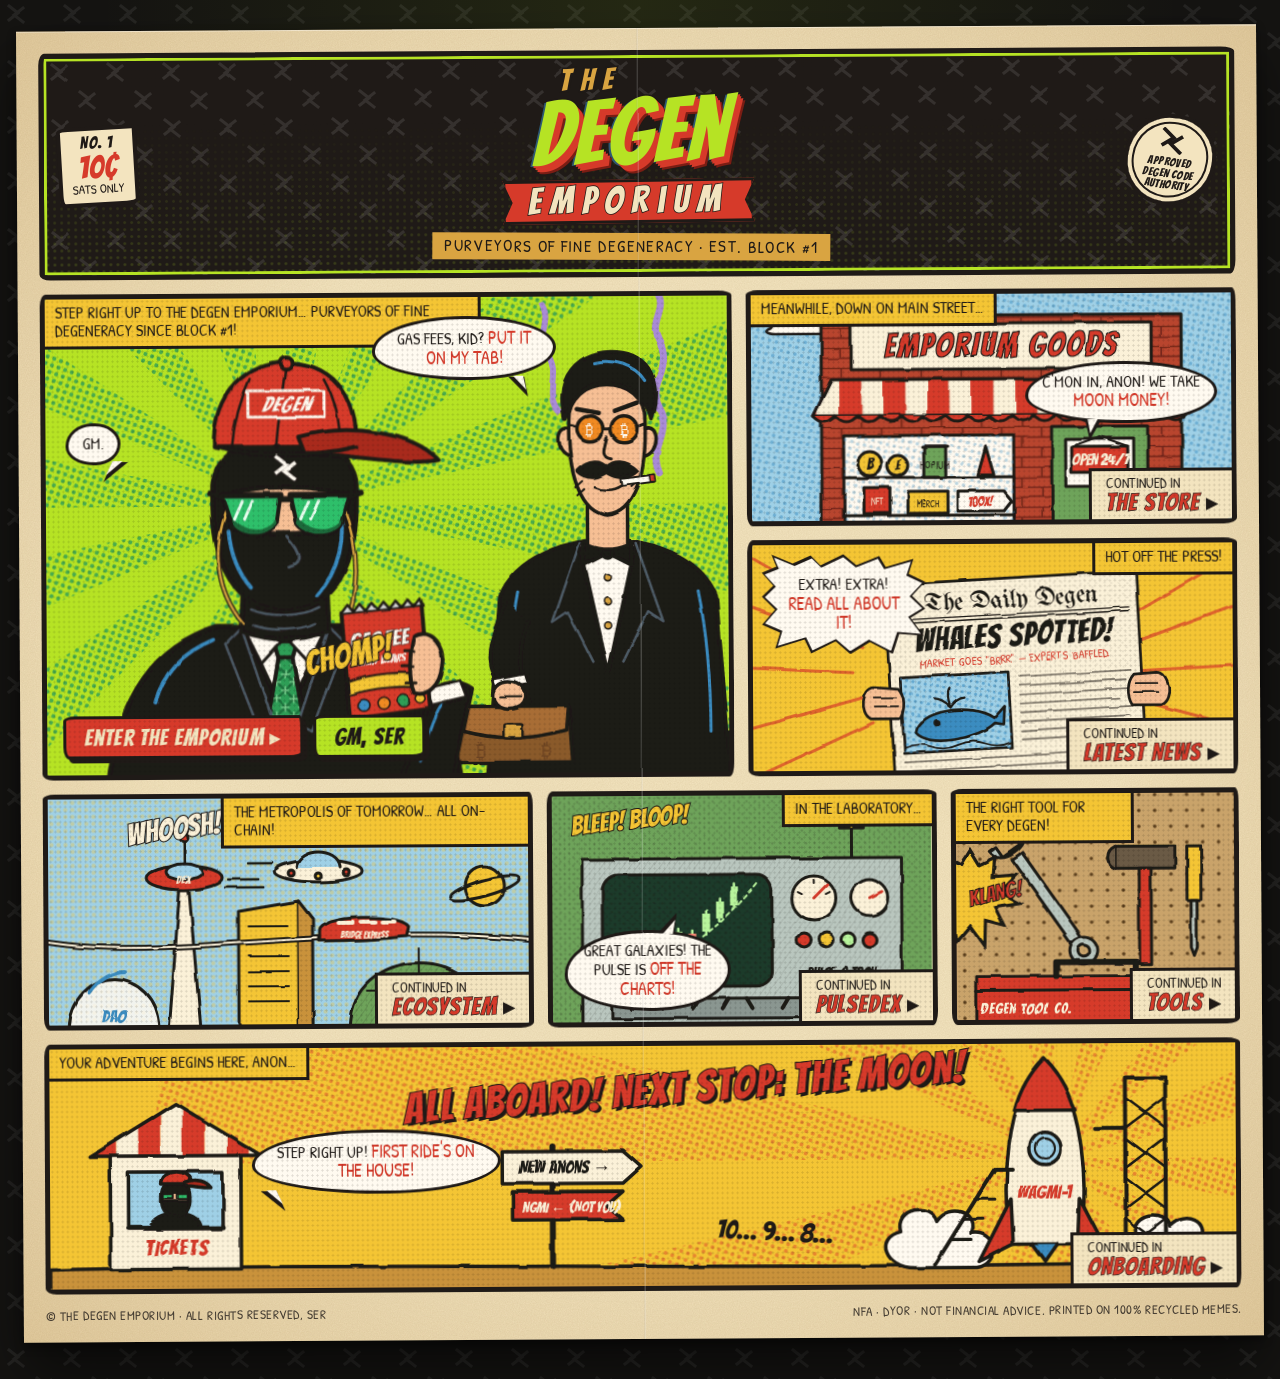
<file: site/index.html>
<!doctype html>
<html lang="en">
<head>
  <meta charset="utf-8">
  <meta name="viewport" content="width=device-width, initial-scale=1">
  <title>The Degen Emporium</title>
  <meta name="description" content="Purveyors of fine degeneracy. Store, latest news, the ecosystem, PulseDex, tools and onboarding — all in one comic book.">
  <link rel="preconnect" href="https://fonts.googleapis.com">
  <link rel="preconnect" href="https://fonts.gstatic.com" crossorigin>
  <link href="https://fonts.googleapis.com/css2?family=Bangers&family=Patrick+Hand&family=UnifrakturMaguntia&display=swap" rel="stylesheet">
  <link rel="stylesheet" href="css/comic.css">
</head>
<body>

<!-- Shared ink, halftone and hand-drawn filters for every scene -->
<svg width="0" height="0" style="position:absolute" aria-hidden="true" focusable="false">
  <defs>
    <!-- wobbly, imperfect brush line -->
    <filter id="ink" x="-5%" y="-5%" width="110%" height="110%">
      <feTurbulence type="fractalNoise" baseFrequency="0.035" numOctaves="2" seed="4" result="n"/>
      <feDisplacementMap in="SourceGraphic" in2="n" scale="3.2" xChannelSelector="R" yChannelSelector="G"/>
    </filter>
    <filter id="ink-heavy" x="-5%" y="-5%" width="110%" height="110%">
      <feTurbulence type="fractalNoise" baseFrequency="0.05" numOctaves="2" seed="9" result="n"/>
      <feDisplacementMap in="SourceGraphic" in2="n" scale="5" xChannelSelector="R" yChannelSelector="G"/>
    </filter>
    <!-- Ben-Day dots -->
    <pattern id="dots-red" width="7" height="7" patternUnits="userSpaceOnUse" patternTransform="rotate(20)">
      <circle cx="3.5" cy="3.5" r="2" fill="#d63a2a"/>
    </pattern>
    <pattern id="dots-ink" width="6" height="6" patternUnits="userSpaceOnUse" patternTransform="rotate(45)">
      <circle cx="3" cy="3" r="1.3" fill="#1f1a17"/>
    </pattern>
    <pattern id="dots-blue" width="7" height="7" patternUnits="userSpaceOnUse" patternTransform="rotate(15)">
      <circle cx="3.5" cy="3.5" r="1.8" fill="#3a8cc0"/>
    </pattern>
    <pattern id="dots-yellow" width="7" height="7" patternUnits="userSpaceOnUse">
      <circle cx="3.5" cy="3.5" r="2.2" fill="#f4c534"/>
    </pattern>
    <pattern id="hatch" width="6" height="6" patternUnits="userSpaceOnUse" patternTransform="rotate(35)">
      <line x1="0" y1="0" x2="0" y2="6" stroke="#1f1a17" stroke-width="1.4"/>
    </pattern>
    <pattern id="bricks" width="40" height="20" patternUnits="userSpaceOnUse">
      <rect width="40" height="20" fill="#b8452f"/>
      <path d="M0 0.5H40M0 10.5H40M10 0V10M30 10V20" stroke="#6e2418" stroke-width="1.6" fill="none"/>
    </pattern>
    <pattern id="pegboard" width="16" height="16" patternUnits="userSpaceOnUse">
      <rect width="16" height="16" fill="#c9a36a"/>
      <circle cx="8" cy="8" r="1.8" fill="#5a3e1c"/>
    </pattern>
    <pattern id="stripes" width="44" height="10" patternUnits="userSpaceOnUse">
      <rect width="22" height="10" fill="#d63a2a"/>
      <rect x="22" width="22" height="10" fill="#fbf1d8"/>
    </pattern>
    <!-- The Emporium glyph: two interlocked chevrons -->
    <symbol id="glyph" viewBox="-12 -12 24 24">
      <path d="M-8 -10 L1 -3 L-8 4 M8 -4 L-1 3 L8 10" fill="none" stroke="currentColor" stroke-width="3.4" stroke-linecap="square" stroke-linejoin="miter"/>
    </symbol>
    <!-- monogram lattice for the tie -->
    <pattern id="tie-glyph" width="12" height="12" patternUnits="userSpaceOnUse" patternTransform="rotate(45)">
      <rect width="12" height="12" fill="#2f9e57"/>
      <path d="M0 6 H12 M6 0 V12" stroke="#1d6b3a" stroke-width="2.2"/>
      <path d="M3 3 l6 6 M9 3 l-6 6" stroke="#8fe39f" stroke-width="1.1"/>
    </pattern>
    <pattern id="dots-green" width="7" height="7" patternUnits="userSpaceOnUse" patternTransform="rotate(20)">
      <circle cx="3.5" cy="3.5" r="2.1" fill="#2f9e57"/>
    </pattern>
  </defs>
</svg>

<main class="comic-page" id="top">

  <!-- ================= COVER MASTHEAD ================= -->
  <header class="masthead">
    <div class="issue-box" aria-label="Issue number 1, price 10 sats">
      <div class="no">No. 1</div>
      <div class="price">10&cent;</div>
      <div class="date">Sats only</div>
    </div>

    <div class="title-block">
      <h1 class="logo"><span class="small">The</span>Degen<span class="banner">Emporium</span></h1>
      <p class="tagline">Purveyors of fine degeneracy &middot; Est. block #1</p>
    </div>

    <div class="seal" aria-label="Approved by the Degen Code Authority">
      <div><svg class="seal-glyph" aria-hidden="true"><use href="#glyph"/></svg>APPROVED<br>DEGEN CODE<br>AUTHORITY</div>
    </div>
  </header>

  <!-- ================= THE PAGE OF PANELS ================= -->
  <nav class="panels" aria-label="Main sections">

    <!-- ---------- SPLASH / HERO ---------- -->
    <section class="panel panel--splash" aria-labelledby="splash-title">
      <svg class="scene" viewBox="0 0 680 490" preserveAspectRatio="xMidYMid slice" aria-hidden="true">
        <!-- lime sunburst -->
        <rect width="680" height="490" fill="#b6e324"/>
        <g fill="url(#dots-green)" opacity=".8">
          <polygon points="240,215 1040,215 1025,371"/>
          <polygon points="240,215 979,521 905,659"/>
          <polygon points="240,215 806,781 684,880"/>
          <polygon points="240,215 546,954 396,1000"/>
          <polygon points="240,215 240,1015 84,1000"/>
          <polygon points="240,215 -66,954 -204,880"/>
          <polygon points="240,215 -326,781 -425,659"/>
          <polygon points="240,215 -499,521 -545,371"/>
          <polygon points="240,215 -560,215 -545,59"/>
          <polygon points="240,215 -499,-91 -425,-229"/>
          <polygon points="240,215 -326,-351 -204,-450"/>
          <polygon points="240,215 -66,-524 84,-570"/>
          <polygon points="240,215 240,-585 396,-570"/>
          <polygon points="240,215 546,-524 684,-450"/>
          <polygon points="240,215 806,-351 905,-229"/>
          <polygon points="240,215 979,-91 1025,59"/>
        </g>

        <!-- ===== THE WHALE: tuxedo, BTC specs, cigarette, briefcase ===== -->
        <g transform="translate(0 -28)" filter="url(#ink)" stroke="#1f1a17" stroke-width="3.5" stroke-linejoin="round" stroke-linecap="round">
          <!-- purple smoke -->
          <path d="M612 212 C 600 188, 626 172, 612 148 C 598 124, 628 108, 612 80 C 602 62, 620 50, 612 34" fill="none" stroke="#a98bd6" stroke-width="7"/>
          <path d="M512 150 C 496 130, 516 112, 500 92 C 488 74, 506 62, 496 44" fill="none" stroke="#a98bd6" stroke-width="6"/>
          <!-- tux body -->
          <path d="M436 540 L 452 335 C 468 294, 520 278, 560 278 C 600 278, 652 294, 668 335 L 684 540 Z" fill="#1f1a17"/>
          <path d="M470 330 C 462 370, 460 420, 462 470 M650 330 C 658 370, 662 420, 662 470" fill="none" stroke="#3a8cc0" stroke-width="3"/>
          <!-- shirt front + studs -->
          <path d="M532 282 L 560 410 L 588 282 Z" fill="#fffaf0"/>
          <path d="M532 282 L 505 360 L 520 350 L 545 400 M588 282 L 615 360 L 600 350 L 575 400" fill="none" stroke="#4d5b66" stroke-width="2.5"/>
          <circle cx="560" cy="316" r="3.5" fill="#d9a441" stroke-width="1.5"/>
          <circle cx="560" cy="340" r="3.5" fill="#d9a441" stroke-width="1.5"/>
          <circle cx="560" cy="364" r="3.5" fill="#d9a441" stroke-width="1.5"/>
          <!-- bow tie -->
          <path d="M560 292 L 536 280 L 536 304 Z M560 292 L 584 280 L 584 304 Z" fill="#1f1a17"/>
          <circle cx="560" cy="292" r="5" fill="#1f1a17"/>
          <!-- neck + ears -->
          <path d="M540 245 L 540 284 Q 560 292 580 284 L 580 245" fill="#f6bf94"/>
          <path d="M522 168 C 508 162, 506 192, 524 196 M598 168 C 612 162, 614 192, 596 196" fill="#f6bf94"/>
          <!-- head -->
          <path d="M522 160 C 520 112, 600 112, 598 160 C 600 214, 586 252, 560 254 C 534 252, 520 214, 522 160 Z" fill="#f6bf94"/>
          <path d="M528 226 l7 -6 M530 234 l7 -6 M584 226 l7 -6" fill="none" stroke-width="2"/>
          <!-- slicked hair -->
          <path d="M518 158 C 506 108, 540 86, 576 92 C 608 98, 614 128, 604 158 C 598 132, 574 118, 546 124 C 530 132, 524 144, 518 158 Z" fill="#1f1a17"/>
          <path d="M548 102 C 566 98, 588 104, 598 120" fill="none" stroke="#3a8cc0" stroke-width="3"/>
          <!-- smug brows -->
          <path d="M530 148 L 552 152 M568 150 L 590 142" fill="none" stroke-width="4.5"/>
          <!-- BTC spectacles -->
          <path d="M556 168 h8 M530 166 l-8 -2 M590 166 l8 -3" fill="none" stroke-width="3"/>
          <circle cx="543" cy="168" r="13" fill="#f08a24"/>
          <circle cx="577" cy="168" r="13" fill="#f08a24"/>
          <text x="543" y="174" text-anchor="middle" font-family="Bangers, Impact" font-size="16" fill="#fffaf0" stroke="none">&#8383;</text>
          <text x="577" y="174" text-anchor="middle" font-family="Bangers, Impact" font-size="16" fill="#fffaf0" stroke="none">&#8383;</text>
          <!-- nose -->
          <path d="M560 176 C 556 190, 554 196, 564 198" fill="none" stroke-width="3"/>
          <!-- mustache + cigarette -->
          <path d="M530 210 C 542 198, 554 200, 560 206 C 566 200, 578 198, 590 210 C 580 220, 566 216, 560 211 C 554 216, 540 220, 530 210 Z" fill="#1f1a17"/>
          <path d="M548 226 C 556 230, 566 230, 574 225" fill="none" stroke-width="2.5"/>
          <path d="M574 218 L 606 214 L 607 221 L 575 225 Z" fill="#fffaf0" stroke-width="2"/>
          <path d="M602 214 L 607 213.5 L 608 220.5 L 603 221 Z" fill="#d63a2a" stroke-width="1.5"/>
          <!-- arm to briefcase -->
          <path d="M458 340 C 440 380, 436 400, 448 420 L 474 414 C 470 396, 474 376, 480 360" fill="#1f1a17"/>
          <path d="M444 418 l32 -6 l3 10 l-32 6 z" fill="#fffaf0" stroke-width="2.5"/>
          <path d="M456 436 l6 -4 l12 2" fill="none" stroke="#d9a441" stroke-width="5"/>
          <!-- briefcase -->
          <path d="M448 440 C 448 424, 480 424, 480 440" fill="none" stroke-width="6"/>
          <path d="M410 444 L 520 444 L 524 500 L 406 500 Z" fill="#8a5a2b"/>
          <path d="M410 444 L 520 444 L 518 468 C 480 478, 450 478, 412 468 Z" fill="#a86d34"/>
          <rect x="456" y="462" width="18" height="14" rx="2" fill="#d9a441" stroke-width="2.5"/>
          <text x="428" y="494" font-family="Bangers, Impact" font-size="20" fill="#6b4220" stroke="none">&#8383;</text>
          <text x="494" y="494" font-family="Bangers, Impact" font-size="20" fill="#6b4220" stroke="none">&#8383;</text>
          <!-- hand on handle -->
          <path d="M448 424 C 440 432, 446 446, 460 446 C 474 446, 480 436, 474 426 C 468 418, 454 418, 448 424 Z" fill="#f6bf94"/>
          <path d="M452 434 h20" fill="none" stroke-width="2"/>
        </g>

        <!-- ===== THE ANON: balaclava, DEGEN cap, green wayfarers, gold chain ===== -->
        <g filter="url(#ink)" stroke="#1f1a17" stroke-width="4" stroke-linejoin="round" stroke-linecap="round">
          <!-- suit -->
          <path d="M60 495 C 70 400, 110 352, 170 334 L 306 334 C 366 352, 404 400, 414 495 Z" fill="#1f1a17"/>
          <path d="M108 410 C 116 380, 136 360, 166 348 M334 362 C 362 378, 382 410, 390 456" fill="none" stroke="#3a8cc0" stroke-width="4"/>
          <!-- shirt, collar, tie -->
          <path d="M196 334 L 238 426 L 280 334 Z" fill="#fffaf0"/>
          <path d="M226 350 L 250 350 L 245 366 L 256 430 L 238 452 L 220 430 L 231 366 Z" fill="url(#tie-glyph)"/>
          <path d="M226 350 L 250 350 L 245 366 L 231 366 Z" fill="#2f9e57"/>
          <path d="M194 332 L 214 372 L 234 350 Z M282 332 L 262 372 L 242 350 Z" fill="#fffaf0" stroke-width="3"/>
          <!-- lapels -->
          <path d="M194 336 L 178 352 L 212 440 L 226 432 Z M282 336 L 298 352 L 264 440 L 250 432 Z" fill="#1f1a17" stroke="#4d5b66" stroke-width="2.5"/>
          <!-- balaclava neck with folds -->
          <path d="M196 288 L 194 340 Q 238 356 282 340 L 280 288 Z" fill="#1f1a17"/>
          <path d="M204 318 C 222 326, 254 326, 272 316 M206 334 C 226 340, 250 340, 268 332" fill="none" stroke="#4d5b66" stroke-width="2.5"/>
          <!-- balaclava head -->
          <path d="M166 200 C 162 128, 314 128, 310 200 C 312 270, 292 316, 238 320 C 184 316, 164 270, 166 200 Z" fill="#1f1a17"/>
          <path d="M292 214 C 300 246, 292 280, 270 304 M182 240 C 184 262, 192 282, 204 296" fill="none" stroke="#3a8cc0" stroke-width="4"/>
          <!-- eye slot -->
          <path d="M182 204 C 200 194, 276 194, 294 204 L 292 236 C 276 244, 200 244, 184 236 Z" fill="#f6bf94"/>
          <!-- nose ridge under the mask -->
          <path d="M240 246 C 254 262, 256 272, 242 276" fill="none" stroke="#4d5b66" stroke-width="3"/>
          <!-- gold retainer chain -->
          <path d="M182 214 C 164 258, 170 300, 196 332" fill="none" stroke-width="5"/>
          <path d="M182 214 C 164 258, 170 300, 196 332" fill="none" stroke="#d9a441" stroke-width="2.5"/>
          <path d="M296 214 C 314 262, 312 302, 296 342" fill="none" stroke-width="5"/>
          <path d="M296 214 C 314 262, 312 302, 296 342" fill="none" stroke="#d9a441" stroke-width="2.5"/>
          <!-- green wayfarers -->
          <path d="M176 204 L 234 204 L 230 232 C 222 246, 194 246, 186 234 Z" fill="#2fbf6b"/>
          <path d="M244 204 L 302 204 L 294 234 C 286 246, 258 246, 250 232 Z" fill="#2fbf6b"/>
          <path d="M186 226 C 196 242, 222 242, 229 228 L 230 232 C 222 246, 194 246, 186 234 Z M252 226 C 262 242, 288 242, 295 228 L 294 234 C 286 246, 258 246, 250 232 Z" fill="#1d6b3a" stroke="none"/>
          <path d="M196 210 l-8 18 M206 210 l-8 18 M262 210 l-8 18 M272 210 l-8 18" fill="none" stroke="#e9fff0" stroke-width="3"/>
          <path d="M176 204 L 234 204 M244 204 L 302 204 M234 208 L 244 208 M176 206 L 164 202 M302 206 L 314 202" fill="none" stroke-width="6"/>
          <!-- DEGEN box-logo cap -->
          <path d="M168 156 C 166 98, 204 72, 240 72 C 282 72, 312 100, 310 156 Z" fill="#d63a2a"/>
          <path d="M240 76 C 236 104, 232 130, 230 156 M204 88 C 194 110, 188 132, 186 156 M278 88 C 290 110, 294 132, 294 156" fill="none" stroke-width="2.5"/>
          <circle cx="240" cy="73" r="6" fill="#d63a2a"/>
          <path d="M252 146 C 304 132, 366 142, 392 170 C 362 176, 304 164, 258 162 Z" fill="#a82a1e"/>
          <path d="M168 156 C 210 166, 270 166, 310 156" fill="none"/>
          <rect x="202" y="100" width="76" height="26" fill="#d63a2a" stroke="#fffaf0" stroke-width="3"/>
          <text x="240" y="121" text-anchor="middle" font-family="Bangers, Impact" font-size="21" fill="#fffaf0" stroke="none" letter-spacing="1" font-style="italic">DEGEN</text>
          <!-- the glyph on the forehead -->
          <use href="#glyph" x="226" y="164" width="26" height="26" color="#fffaf0" stroke="none"/>
          <!-- sleeve rising from the suit to the bag -->
          <path d="M348 500 L 384 404 C 390 390, 410 388, 424 398 L 402 500 Z" fill="#1f1a17"/>
          <path d="M372 470 C 380 440, 388 420, 396 410" fill="none" stroke="#3a8cc0" stroke-width="3"/>
          <path d="M378 398 l 34 -8 l 6 16 l -34 8 z" fill="#fffaf0" stroke-width="2.5"/>
          <g transform="translate(-6 -64)">
            <!-- GAS FEE GUMMY BEARS -->
            <path d="M300 386 L 380 378 L 388 482 L 308 492 Z" fill="#d63a2a"/>
            <path d="M300 386 l6 -8 l6 7 l6 -8 l6 7 l6 -8 l6 7 l6 -8 l6 7 l6 -8 l6 7 l6 -8 l6 7 l6 -8 l2 6" fill="#d9d9d9" stroke-width="2.5"/>
            <path d="M306 455 C 330 446, 360 444, 386 448 L 387 462 C 362 458, 332 460, 307 468 Z" fill="#f4c534" stroke-width="2"/>
            <text x="338" y="420" text-anchor="middle" font-family="Bangers, Impact" font-size="22" fill="#fffaf0" stroke="#1f1a17" stroke-width="1" paint-order="stroke" transform="rotate(-5 338 420)">GAS FEE</text>
            <text x="336" y="437" text-anchor="middle" font-family="Bangers, Impact" font-size="12" fill="#fffaf0" stroke="none" transform="rotate(-5 336 437)">GUMMY BEARS</text>
            <g stroke-width="1.5">
              <circle cx="322" cy="478" r="6" fill="#3a8cc0"/><circle cx="342" cy="476" r="6" fill="#f08a24"/>
              <circle cx="362" cy="474" r="6" fill="#2f9e57"/><circle cx="378" cy="472" r="5" fill="#f4c534"/>
            </g>
            <!-- hand gripping the bag -->
            <path d="M372 410 C 390 400, 404 420, 400 440 C 398 460, 384 470, 372 466 C 366 452, 368 424, 372 410 Z" fill="#f6bf94"/>
            <path d="M372 424 h-10 M372 440 h-12 M374 456 h-10" fill="none" stroke-width="3"/>
          </g>
        </g>

        <!-- CHOMP! -->
        <text class="sfx-wiggle" x="352" y="296" text-anchor="middle" font-family="Bangers, Impact" font-size="34" fill="#f4c534" stroke="#1f1a17" stroke-width="2.5" paint-order="stroke" transform="rotate(-12 352 286)">CHOMP!</text>
      </svg>

      <div class="caption">Step right up to the Degen Emporium&hellip; purveyors of fine degeneracy since block&nbsp;#1!</div>

      <div class="balloon" style="top:26%; left:3%; max-width:16%; --tail-x:70%; --tail-skew:-40deg;">gm.</div>
      <div class="balloon" style="top:4%; left:48%; max-width:27%; --tail-x:78%; --tail-skew:30deg;">
        <span id="splash-title">Gas fees, kid? <b>Put it on my tab!</b></span>
      </div>

      <div class="splash-cta">
        <a class="btn btn--red" href="onboarding.html">Enter the Emporium &#9656;</a>
        <a class="btn" href="#store">gm, ser</a>
      </div>
    </section>

    <!-- ---------- STORE ---------- -->
    <a class="panel panel--store" id="store" href="store.html" aria-label="Store: Emporium Goods">
      <svg class="scene" viewBox="0 0 480 240" preserveAspectRatio="xMidYMid slice" aria-hidden="true">
        <rect width="480" height="240" fill="#9fd0e6"/>
        <rect width="480" height="240" fill="url(#dots-blue)" opacity=".5"/>
        <g filter="url(#ink)" stroke="#1f1a17" stroke-width="3" stroke-linejoin="round" stroke-linecap="round">
          <!-- clouds -->
          <path d="M20 40 q10-18 28-8 q10-16 28 0 q18-4 16 14 h-70 q-12-2-2-6z" fill="#fffaf0" stroke-width="2.5"/>
          <!-- building -->
          <rect x="70" y="28" width="360" height="222" fill="url(#bricks)"/>
          <!-- sign -->
          <rect x="100" y="36" width="300" height="46" fill="#fbf1d8"/>
          <text x="250" y="70" text-anchor="middle" font-family="Bangers, Impact, sans-serif" font-size="34" fill="#d63a2a" stroke="#1f1a17" stroke-width="1.2" letter-spacing="2">EMPORIUM GOODS</text>
          <!-- awning -->
          <path d="M80 92 L420 92 L438 128 L62 128 Z" fill="url(#stripes)"/>
          <path d="M62 128 q11 12 22 0 q11 12 22 0 q11 12 22 0 q11 12 22 0 q11 12 22 0 q11 12 22 0 q11 12 22 0 q11 12 22 0 q11 12 22 0 q11 12 22 0 q11 12 22 0 q11 12 22 0 q11 12 22 0 q11 12 22 0 q11 12 22 0 q11 12 22 0 q11 12 22 0" fill="#d63a2a"/>
          <!-- shop window -->
          <rect x="92" y="148" width="170" height="92" fill="#fffaf0"/>
          <rect x="92" y="148" width="170" height="92" fill="url(#dots-blue)" opacity=".35" stroke="none"/>
          <path d="M92 190 h170M92 228 h170" fill="none"/>
          <!-- coins, jars, a rocket toy -->
          <circle cx="118" cy="176" r="12" fill="#f4c534"/><text x="118" y="182" text-anchor="middle" font-family="Bangers" font-size="16" fill="#1f1a17" stroke="none">B</text>
          <circle cx="146" cy="178" r="10" fill="#f4c534"/><text x="146" y="183" text-anchor="middle" font-family="Bangers" font-size="13" fill="#1f1a17" stroke="none">E</text>
          <path d="M172 160 h22 v30 h-22z" fill="#6ea35a"/><path d="M170 160 h26" fill="none"/>
          <text x="183" y="181" text-anchor="middle" font-family="Patrick Hand" font-size="10" fill="#1f1a17" stroke="none">HOPIUM</text>
          <path d="M226 188 l8 -28 l8 28 z" fill="#d63a2a"/>
          <path d="M112 226 h26 v-26 h-26z" fill="#d63a2a"/>
          <text x="125" y="218" text-anchor="middle" font-family="Patrick Hand" font-size="9" fill="#fbf1d8" stroke="none">NFT</text>
          <path d="M156 226 h40 v-22 h-40z" fill="#f4c534"/>
          <text x="176" y="220" text-anchor="middle" font-family="Patrick Hand" font-size="9" fill="#1f1a17" stroke="none">MERCH</text>
          <!-- price tag -->
          <path d="M206 204 h46 l8 10 l-8 10 h-46 z" fill="#fffaf0"/>
          <text x="228" y="219" text-anchor="middle" font-family="Bangers" font-size="13" fill="#d63a2a" stroke="none">100x!</text>
          <!-- door -->
          <rect x="300" y="140" width="96" height="104" fill="#6ea35a"/>
          <rect x="314" y="152" width="68" height="48" fill="#fffaf0"/>
          <circle cx="384" cy="212" r="4" fill="#f4c534"/>
          <!-- OPEN sign -->
          <path d="M320 160 l28 -10 l28 10" fill="none" stroke-width="2"/>
          <rect x="320" y="160" width="56" height="26" fill="#d63a2a"/>
          <text x="348" y="179" text-anchor="middle" font-family="Bangers" font-size="16" fill="#fbf1d8" stroke="none">OPEN 24/7</text>
          <!-- sidewalk -->
          <path d="M0 238 h480" fill="none" stroke-width="4"/>
        </g>
      </svg>
      <div class="caption">Meanwhile, down on Main Street&hellip;</div>
      <div class="balloon" style="top:30%; right:3%; max-width:40%; --tail-x:30%; --tail-skew:-10deg;">C'mon in, anon! We take <b>moon money!</b></div>
      <span class="goto">Continued in <strong>The Store</strong></span>
      <span class="pow" aria-hidden="true">BAM!</span>
    </a>

    <!-- ---------- LATEST NEWS ---------- -->
    <a class="panel panel--news" href="news.html" aria-label="Latest news: The Daily Degen">
      <svg class="scene" viewBox="0 0 480 240" preserveAspectRatio="xMidYMid slice" aria-hidden="true">
        <rect width="480" height="240" fill="#f4c534"/>
        <!-- speed lines -->
        <g stroke="#d63a2a" stroke-width="3" stroke-linecap="round" opacity=".7" filter="url(#ink)">
          <path d="M0 20 L120 90M0 70 L110 110M0 130 L100 135M0 190 L110 160M0 240 L120 185M480 20 L360 90M480 70 L370 110M480 130 L380 135M480 190 L370 160M480 240 L360 185"/>
        </g>
        <g filter="url(#ink)" stroke="#1f1a17" stroke-width="3" stroke-linejoin="round" stroke-linecap="round">
          <g transform="translate(46 14) scale(.9)"><g transform="rotate(-3 240 130)">
            <!-- newspaper -->
            <rect x="100" y="30" width="280" height="230" fill="#fbf1d8"/>
            <path d="M100 30 h280 v230 h-280z" fill="url(#dots-ink)" opacity=".08" stroke="none"/>
            <text x="240" y="62" text-anchor="middle" font-family="UnifrakturMaguntia, serif" font-size="28" fill="#1f1a17" stroke="none">The Daily Degen</text>
            <path d="M110 70 h260M110 74 h260" fill="none" stroke-width="1.5"/>
            <text x="240" y="106" text-anchor="middle" font-family="Bangers, Impact" font-size="36" fill="#1f1a17" stroke="none" letter-spacing="1">WHALES SPOTTED!</text>
            <text x="240" y="124" text-anchor="middle" font-family="Patrick Hand" font-size="13" fill="#d63a2a" stroke="none">MARKET GOES "BRRR" &#8212; EXPERTS BAFFLED</text>
            <!-- photo: a whale spouting -->
            <rect x="112" y="134" width="120" height="84" fill="#9fd0e6"/>
            <rect x="112" y="134" width="120" height="84" fill="url(#dots-blue)" opacity=".6" stroke="none"/>
            <path d="M126 196 C 130 170, 190 166, 214 184 l12 -12 l-2 20 l-10 -2 C 196 206, 140 214, 126 196 Z" fill="#3a8cc0"/>
            <circle cx="150" cy="186" r="2.5" fill="#1f1a17"/>
            <path d="M166 170 c-4-12 -2-18 0-22 M166 170 c-8-8 -14-10 -18-10 M166 170 c6-8 12-10 16-10" fill="none" stroke-width="2.5"/>
            <path d="M112 212 q15-6 30 0 t30 0 t30 0 t30 0" fill="none" stroke-width="2"/>
            <!-- column text -->
            <path d="M244 140 h124M244 150 h118M244 160 h124M244 170 h110M244 180 h124M244 190 h120M244 200 h124M244 210 h96M112 228 h256M112 238 h240" fill="none" stroke-width="2" opacity=".55"/>
          </g>
          <!-- hands holding the paper -->
          <path d="M84 150 C 70 150, 66 180, 80 186 L 112 186 C 118 176, 118 160, 110 152 Z" fill="#f6bf94"/>
          <path d="M84 162 h24M84 172 h26" fill="none" stroke-width="2"/>
          <path d="M398 136 C 412 136, 416 166, 402 172 L 370 172 C 364 162, 364 146, 372 138 Z" fill="#f6bf94"/>
          <path d="M374 148 h24M372 158 h26" fill="none" stroke-width="2"/>
        </g></g>
      </svg>
      <div class="caption caption--right">Hot off the press!</div>
      <div class="balloon balloon--shout" style="top:4%; left:2%; max-width:34%;"><span></span>Extra! Extra! <b>Read all about it!</b></div>
      <span class="goto">Continued in <strong>Latest News</strong></span>
      <span class="pow" aria-hidden="true">WHAM!</span>
    </a>

    <!-- ---------- ECOSYSTEM ---------- -->
    <a class="panel panel--eco" href="ecosystem.html" aria-label="Ecosystem: the metropolis of tomorrow">
      <svg class="scene" viewBox="0 0 480 240" preserveAspectRatio="xMidYMid slice" aria-hidden="true">
        <rect width="480" height="240" fill="#9fd0e6"/>
        <rect width="480" height="240" fill="url(#dots-yellow)" opacity=".35"/>
        <g filter="url(#ink)" stroke="#1f1a17" stroke-width="3" stroke-linejoin="round" stroke-linecap="round">
          <!-- ringed planet -->
          <circle cx="436" cy="96" r="20" fill="#f4c534"/>
          <ellipse cx="436" cy="98" rx="36" ry="8" fill="none" transform="rotate(-15 436 98)"/>
          <!-- needle tower -->
          <path d="M120 240 L 132 90 L 140 90 L 152 240 Z" fill="#fbf1d8"/>
          <ellipse cx="136" cy="86" rx="38" ry="12" fill="#d63a2a"/>
          <ellipse cx="136" cy="80" rx="18" ry="8" fill="#9fd0e6"/>
          <path d="M136 72 v-24" fill="none"/>
          <circle cx="136" cy="46" r="4" fill="#d63a2a"/>
          <text x="136" y="92" text-anchor="middle" font-family="Bangers" font-size="11" fill="#fbf1d8" stroke="none">DEX</text>
          <!-- glass domes -->
          <path d="M20 240 C 20 170, 110 170, 110 240 Z" fill="#fffaf0" fill-opacity=".85"/>
          <path d="M40 200 C 50 186, 64 180, 76 180" fill="none" stroke="#3a8cc0" stroke-width="4"/>
          <text x="65" y="230" text-anchor="middle" font-family="Bangers" font-size="18" fill="#3a8cc0" stroke="none">DAO</text>
          <path d="M300 240 C 300 150, 440 150, 440 240 Z" fill="#6ea35a"/>
          <path d="M300 240 C 300 150, 440 150, 440 240 Z" fill="url(#hatch)" opacity=".2" stroke="none"/>
          <path d="M370 158 v82M318 200 h104" fill="none" stroke-width="2"/>
          <text x="370" y="232" text-anchor="middle" font-family="Bangers" font-size="18" fill="#fbf1d8" stroke="none">NFT</text>
          <!-- boxy tower -->
          <path d="M190 240 L 190 120 L 250 110 L 250 240 Z" fill="#f4c534"/>
          <path d="M200 135h40M200 150h40M200 165h40M200 180h40M200 195h40M200 210h40" fill="none" stroke-width="2"/>
          <path d="M250 110 l14 18 v112 h-14" fill="#c9923b"/>
          <!-- monorail -->
          <path d="M0 150 C 120 170, 300 130, 480 150" fill="none" stroke-width="6"/>
          <path d="M0 150 C 120 170, 300 130, 480 150" fill="none" stroke="#fbf1d8" stroke-width="2"/>
          <path d="M270 140 C 272 124, 350 122, 360 136 L 358 146 C 320 150, 290 150, 270 150 Z" fill="#d63a2a"/>
          <path d="M290 132h14M312 131h14M334 131h12" fill="none" stroke="#fbf1d8" stroke-width="4"/>
          <text x="316" y="147" text-anchor="middle" font-family="Bangers" font-size="9" fill="#fbf1d8" stroke="none">BRIDGE EXPRESS</text>
          <!-- flying saucer -->
          <g transform="translate(20 30)"><ellipse cx="250" cy="50" rx="44" ry="11" fill="#fbf1d8"/>
          <path d="M228 46 C 230 26, 270 26, 272 46" fill="#9fd0e6"/>
          <circle class="blink" cx="222" cy="52" r="3" fill="#d63a2a"/>
          <circle class="blink" cx="250" cy="55" r="3" fill="#f4c534"/>
          <circle class="blink" cx="278" cy="52" r="3" fill="#d63a2a"/>
          <path d="M190 58 h-30M196 66 h-40M204 42 h-24" fill="none" stroke-width="2.5"/></g>
        </g>
        <text x="80" y="54" font-family="Bangers" font-size="30" fill="#fbf1d8" stroke="#1f1a17" stroke-width="2" paint-order="stroke" transform="rotate(-8 80 54)">WHOOSH!</text>
      </svg>
      <div class="caption caption--right">The metropolis of tomorrow&hellip; all on-chain!</div>
      <span class="goto">Continued in <strong>Ecosystem</strong></span>
      <span class="pow" aria-hidden="true">ZOOM!</span>
    </a>

    <!-- ---------- PULSEDEX ---------- -->
    <a class="panel panel--pulse" href="pulsedex.html" aria-label="PulseDex: the laboratory">
      <svg class="scene" viewBox="0 0 380 240" preserveAspectRatio="xMidYMid slice" aria-hidden="true">
        <rect width="380" height="240" fill="#6ea35a"/>
        <rect width="380" height="240" fill="url(#dots-ink)" opacity=".18"/>
        <g filter="url(#ink)" stroke="#1f1a17" stroke-width="3" stroke-linejoin="round" stroke-linecap="round">
          <!-- antenna + sparks -->
          <path d="M300 70 L300 40 M288 40 h24" fill="none"/>
          <path d="M300 38 l-10 -14 l8 2 l-6 -14 M300 38 l12 -12 l-8 0 l10 -12" fill="none" stroke="#f4c534" stroke-width="3"/>
          <!-- console -->
          <path d="M30 240 L 30 70 L 350 70 L 350 240 Z" fill="#b9c6be"/>
          <path d="M30 240 L 30 70 L 350 70 L 350 240 Z" fill="url(#hatch)" opacity=".15" stroke="none"/>
          <!-- CRT -->
          <rect x="50" y="86" width="170" height="112" rx="16" fill="#1f3a2a"/>
          <rect x="50" y="86" width="170" height="112" rx="16" fill="url(#dots-ink)" opacity=".3" stroke="none"/>
          <!-- candles going parabolic -->
          <g stroke="#b8f59c" stroke-width="2.5">
            <path d="M70 170 v14M84 164 v18M98 168 v10M112 152 v20M126 140 v22M140 142 v14M154 122 v24M168 110 v22M182 96 v24"/>
          </g>
          <g stroke="none">
            <rect x="66" y="172" width="8" height="8" fill="#b8f59c"/><rect x="80" y="166" width="8" height="12" fill="#b8f59c"/>
            <rect x="94" y="170" width="8" height="6" fill="#ff8a78"/><rect x="108" y="154" width="8" height="14" fill="#b8f59c"/>
            <rect x="122" y="143" width="8" height="15" fill="#b8f59c"/><rect x="136" y="145" width="8" height="8" fill="#ff8a78"/>
            <rect x="150" y="125" width="8" height="18" fill="#b8f59c"/><rect x="164" y="113" width="8" height="16" fill="#b8f59c"/>
            <rect x="178" y="99" width="8" height="18" fill="#b8f59c"/>
          </g>
          <path d="M64 186 C 110 180, 160 150, 206 94" fill="none" stroke="#b8f59c" stroke-width="2" stroke-dasharray="4 4"/>
          <!-- dials -->
          <circle cx="262" cy="110" r="22" fill="#fbf1d8"/>
          <path d="M262 110 L 276 96" fill="none" stroke="#d63a2a"/>
          <path d="M246 104 l4 2M262 92 v4M278 104 l-4 2" fill="none" stroke-width="2"/>
          <circle cx="318" cy="110" r="18" fill="#fbf1d8"/>
          <path d="M318 110 L 330 104" fill="none" stroke="#d63a2a"/>
          <!-- blinky lights -->
          <circle class="blink" cx="252" cy="152" r="7" fill="#d63a2a"/>
          <circle class="blink" cx="274" cy="152" r="7" fill="#f4c534"/>
          <circle class="blink" cx="296" cy="152" r="7" fill="#b8f59c"/>
          <circle class="blink" cx="318" cy="152" r="7" fill="#d63a2a"/>
          <!-- switches -->
          <rect x="60" y="210" width="260" height="20" fill="#8a9690"/>
          <path d="M80 220 l6 -10M110 220 l-6 -10M140 220 l6 -10M170 220 l6 -10M200 220 l-6 -10M230 220 l6 -10M260 220 l6 -10M290 220 l-6 -10" fill="none" stroke-width="4"/>
          <text x="290" y="190" text-anchor="middle" font-family="Bangers" font-size="15" fill="#1f1a17" stroke="none">PULSE-O-TRON</text>
        </g>
        <text x="20" y="46" font-family="Bangers" font-size="26" fill="#f4c534" stroke="#1f1a17" stroke-width="2" paint-order="stroke" transform="rotate(-6 20 46)">BLEEP! BLOOP!</text>
      </svg>
      <div class="caption caption--right">In the laboratory&hellip;</div>
      <div class="balloon balloon--up" style="bottom:5%; left:3%; max-width:44%; --tail-x:60%;">Great galaxies! The pulse is <b>off the charts!</b></div>
      <span class="goto">Continued in <strong>PulseDex</strong></span>
      <span class="pow" aria-hidden="true">ZAP!</span>
    </a>

    <!-- ---------- TOOLS ---------- -->
    <a class="panel panel--tools" href="tools.html" aria-label="Tools: the workshop">
      <svg class="scene" viewBox="0 0 280 240" preserveAspectRatio="xMidYMid slice" aria-hidden="true">
        <rect width="280" height="240" fill="url(#pegboard)"/>
        <g filter="url(#ink)" stroke="#1f1a17" stroke-width="3" stroke-linejoin="round" stroke-linecap="round">
          <!-- wrench -->
          <g transform="rotate(-35 90 110)">
            <path d="M84 60 L 96 60 L 96 170 L 84 170 Z" fill="#b9c6be"/>
            <path d="M70 40 C 70 60, 110 60, 110 40 L 102 40 L 102 52 L 78 52 L 78 40 Z" fill="#b9c6be"/>
            <circle cx="90" cy="176" r="14" fill="#b9c6be"/>
            <circle cx="90" cy="176" r="6" fill="#c9a36a"/>
          </g>
          <!-- hammer -->
          <path d="M160 60 h60 v22 h-60 z" fill="#6b5a45"/>
          <path d="M160 60 c-10 4 -10 18 0 22" fill="#6b5a45"/>
          <path d="M184 82 h12 v96 h-12 z" fill="#d63a2a"/>
          <!-- screwdriver -->
          <path d="M232 60 h14 v54 h-14 z" fill="#f4c534"/>
          <path d="M236 114 h6 v48 l-3 8 l-3 -8 z" fill="#b9c6be"/>
          <!-- toolbox -->
          <path d="M20 190 h240 v50 h-240 z" fill="#d63a2a"/>
          <path d="M100 190 v-14 h80 v14" fill="none" stroke-width="6"/>
          <path d="M20 204 h240" fill="none"/>
          <text x="24" y="228" font-family="Bangers" font-size="15" fill="#fbf1d8" stroke="none" letter-spacing="1">DEGEN TOOL CO.</text>
        </g>
        <g class="sfx-wiggle">
          <polygon filter="url(#ink-heavy)" points="205,3 217,23 236,14 234,37 263,35 241,57 267,71 236,76 247,98 224,92 223,124 205,99 188,119 184,95 159,102 172,77 139,71 166,56 152,38 176,37 171,10 193,22" transform="translate(-150 60) scale(.8)" fill="#f4c534" stroke="#1f1a17" stroke-width="4"/>
          <text x="14" y="120" font-family="Bangers" font-size="22" fill="#d63a2a" stroke="#1f1a17" stroke-width="1" transform="rotate(-12 14 120)">KLANG!</text>
        </g>
      </svg>
      <div class="caption">The right tool for every degen!</div>
      <span class="goto">Continued in <strong>Tools</strong></span>
      <span class="pow" aria-hidden="true">KLONK!</span>
    </a>

    <!-- ---------- ONBOARDING ---------- -->
    <a class="panel panel--onboard" href="onboarding.html" aria-label="Onboarding: board the rocket">
      <svg class="scene" viewBox="0 0 1180 250" preserveAspectRatio="xMidYMid slice" aria-hidden="true">
        <rect width="1180" height="250" fill="#f4c534"/>
        <g fill="url(#dots-red)" opacity=".45">
          <polygon points="1000,120 1900,120 1877,320"/>
          <polygon points="1000,120 1811,510 1704,681"/>
          <polygon points="1000,120 1561,824 1390,931"/>
          <polygon points="1000,120 1200,997 1000,1020"/>
          <polygon points="1000,120 800,997 610,931"/>
          <polygon points="1000,120 439,824 296,681"/>
          <polygon points="1000,120 189,510 123,320"/>
          <polygon points="1000,120 100,120 123,-80"/>
          <polygon points="1000,120 189,-270 296,-441"/>
          <polygon points="1000,120 439,-584 610,-691"/>
          <polygon points="1000,120 800,-757 1000,-780"/>
          <polygon points="1000,120 1200,-757 1390,-691"/>
          <polygon points="1000,120 1561,-584 1704,-441"/>
          <polygon points="1000,120 1811,-270 1877,-80"/>
        </g>
        <g filter="url(#ink)" stroke="#1f1a17" stroke-width="3.5" stroke-linejoin="round" stroke-linecap="round">
          <!-- ground -->
          <path d="M0 225 C 300 218, 800 232, 1180 222 L 1180 250 L 0 250 Z" fill="#c9923b"/>
          <!-- ticket booth -->
          <path d="M60 225 L 60 110 L 190 110 L 190 225 Z" fill="#fbf1d8"/>
          <path d="M40 112 L 125 60 L 210 112 Z" fill="url(#stripes)"/>
          <rect x="78" y="128" width="94" height="56" fill="#9fd0e6"/>
          <path d="M78 184 h94" fill="none" stroke-width="5"/>
          <text x="125" y="212" text-anchor="middle" font-family="Bangers" font-size="22" fill="#d63a2a" stroke="none" letter-spacing="1">TICKETS</text>
          <!-- the anon minding the booth -->
          <path d="M100 184 C 100 164, 150 164, 150 184 Z" fill="#1f1a17"/>
          <path d="M111 152 C 110 132, 140 132, 139 152 C 140 166, 134 172, 125 172 C 116 172, 110 166, 111 152 Z" fill="#1f1a17"/>
          <path d="M113 148 h24 v8 h-24 z" fill="#f6bf94" stroke-width="2"/>
          <path d="M113 149 h10 v5 h-10z M127 149 h10 v5 h-10z" fill="#2fbf6b" stroke-width="2"/>
          <path d="M110 140 C 110 124, 140 124, 140 140 Z" fill="#d63a2a"/>
          <path d="M134 138 C 146 134, 156 138, 160 144 C 150 144, 142 142, 136 142 Z" fill="#a82a1e"/>
          <!-- signpost -->
          <g transform="translate(200 0)">
          <path d="M300 225 v-120" fill="none" stroke-width="6"/>
          <path d="M250 110 h120 l18 16 l-18 16 h-120 z" fill="#fbf1d8"/>
          <text x="312" y="132" text-anchor="middle" font-family="Bangers" font-size="18" fill="#1f1a17" stroke="none">NEW ANONS &#8594;</text>
          <path d="M260 150 h110 l-16 14 l16 14 h-110 z" fill="#d63a2a"/>
          <text x="318" y="171" text-anchor="middle" font-family="Bangers" font-size="15" fill="#fbf1d8" stroke="none">NGMI &#8592; (NOT YOU)</text>
          </g>
          <!-- smoke puffs -->
          <path d="M860 228 c-30 0 -40 -30 -14 -36 c-6 -24 30 -30 36 -10 c14 -20 44 -8 34 12 c26 -4 30 30 6 34 z" fill="#fffaf0"/>
          <path d="M1090 228 c-30 0 -34 -26 -10 -32 c-4 -22 30 -26 34 -8 c16 -16 40 -4 30 14 c20 0 22 26 0 26 z" fill="#fffaf0"/>
          <!-- gantry -->
          <path d="M1070 225 V 40 M1110 225 V 40 M1070 40 h40" fill="none" stroke-width="4"/>
          <path d="M1070 60 l40 30 M1110 60 l-40 30 M1070 100 l40 30 M1110 100 l-40 30 M1070 140 l40 30 M1110 140 l-40 30 M1070 180 l40 30 M1110 180 l-40 30" fill="none" stroke-width="2.5"/>
          <path d="M1070 90 h-30" fill="none" stroke-width="4"/>
          <!-- the big rocket -->
          <path d="M990 20 C 1030 60, 1034 150, 1024 205 L 956 205 C 946 150, 950 60, 990 20 Z" fill="#fbf1d8"/>
          <path d="M990 20 C 1004 34, 1014 50, 1020 72 L 960 72 C 966 50, 976 34, 990 20 Z" fill="#d63a2a"/>
          <path d="M956 160 L 924 222 L 958 205 Z M1024 160 L 1056 222 L 1022 205 Z" fill="#d63a2a"/>
          <path d="M978 205 L 990 222 L 1002 205" fill="#3a8cc0"/>
          <circle cx="990" cy="110" r="16" fill="#9fd0e6"/>
          <circle cx="990" cy="110" r="10" fill="none" stroke-width="2"/>
          <text x="990" y="160" text-anchor="middle" font-family="Bangers" font-size="18" fill="#d63a2a" stroke="none">WAGMI-1</text>
          <!-- boarding stairs -->
          <path d="M880 225 L 940 130 L 958 130" fill="none" stroke-width="4"/>
          <path d="M896 200 h20M908 180 h20M920 160 h20" fill="none" stroke-width="3"/>
        </g>
        <text x="720" y="200" text-anchor="middle" font-family="Bangers" font-size="26" fill="#1f1a17" transform="rotate(3 720 200)">10&#8230; 9&#8230; 8&#8230;</text>
      </svg>
      <div class="caption">Your adventure begins here, anon&hellip;</div>
      <p class="shout-title">All aboard! Next stop: the moon!</p>
      <div class="balloon" style="top:34%; left:17%; max-width:21%; --tail-x:6%; --tail-skew:40deg;">Step right up! <b>First ride's on the house!</b></div>
      <span class="goto">Continued in <strong>Onboarding</strong></span>
      <span class="pow" aria-hidden="true">BLAST!</span>
    </a>

  </nav>

  <footer class="fine-print">
    <span>&copy; The Degen Emporium &middot; All rights reserved, ser</span>
    <span>NFA &middot; DYOR &middot; Not financial advice. Printed on 100% recycled memes.</span>
  </footer>
</main>

</body>
</html>
</file>
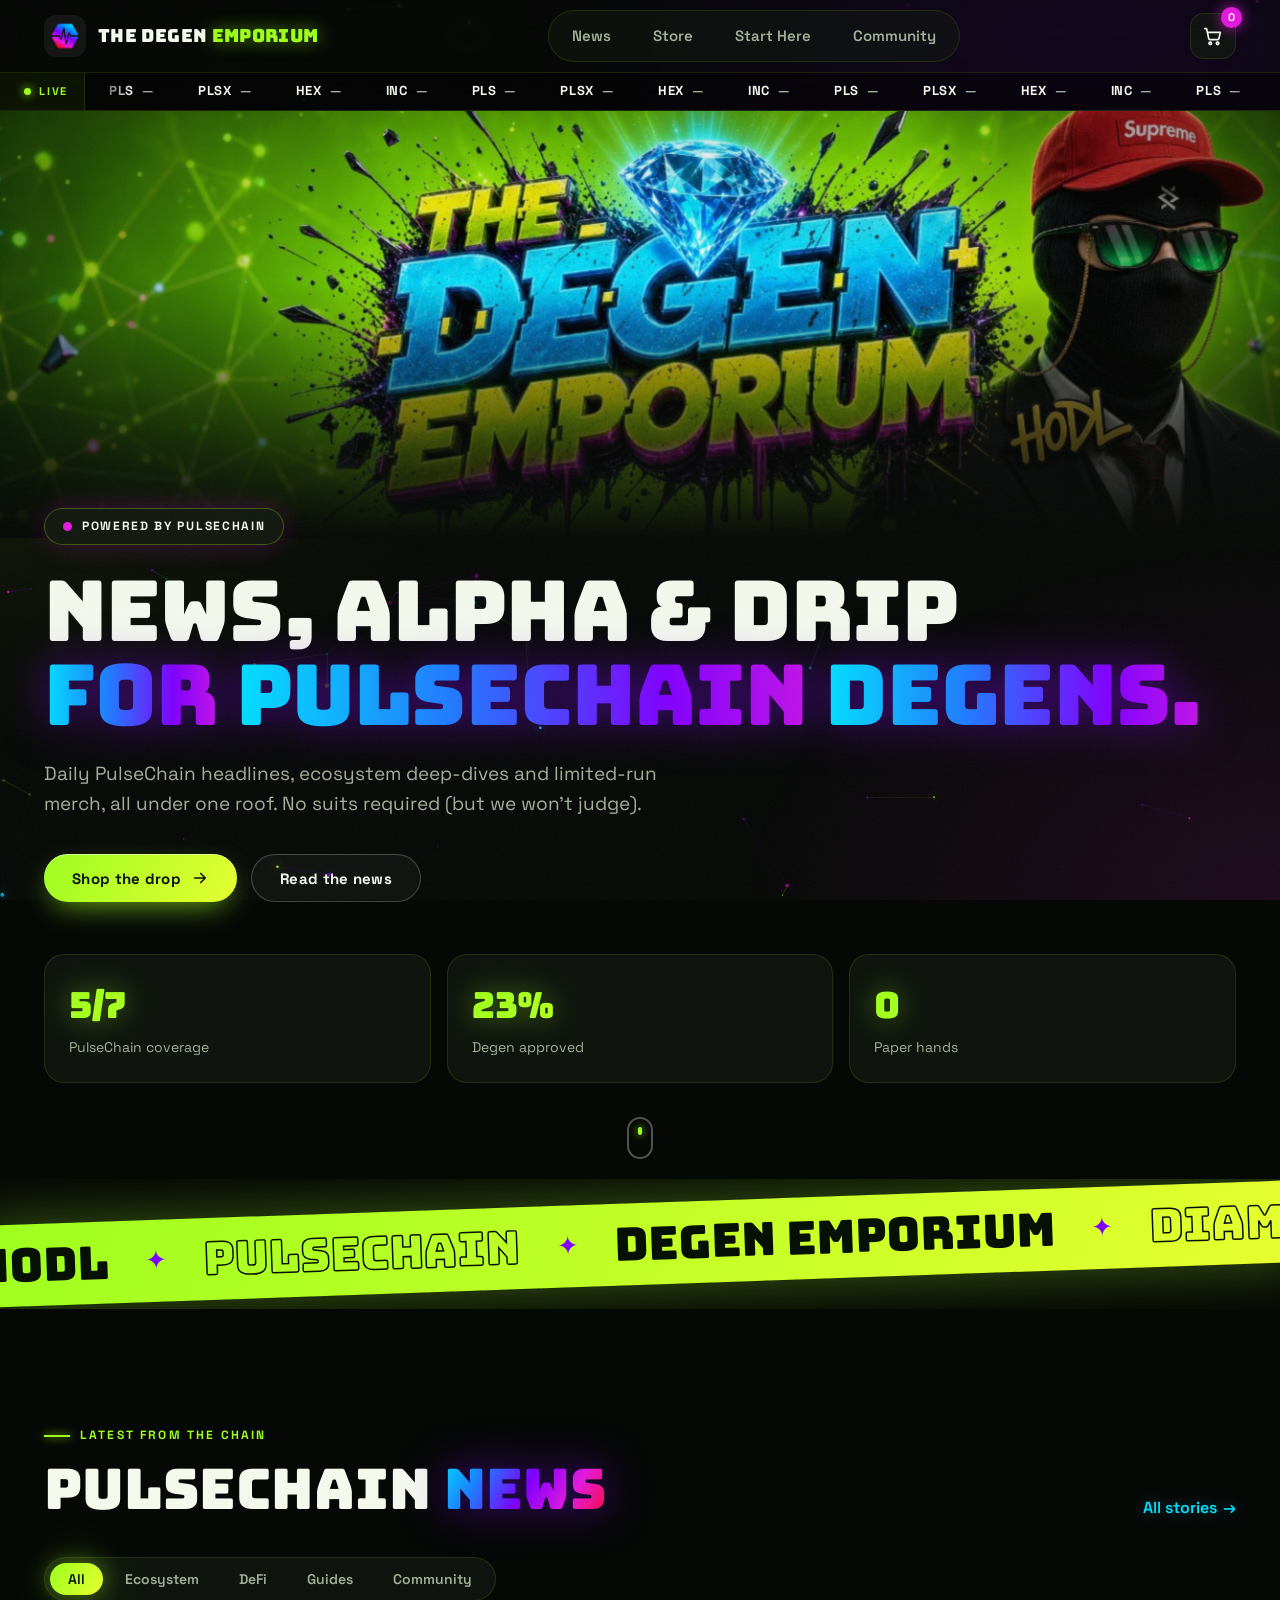
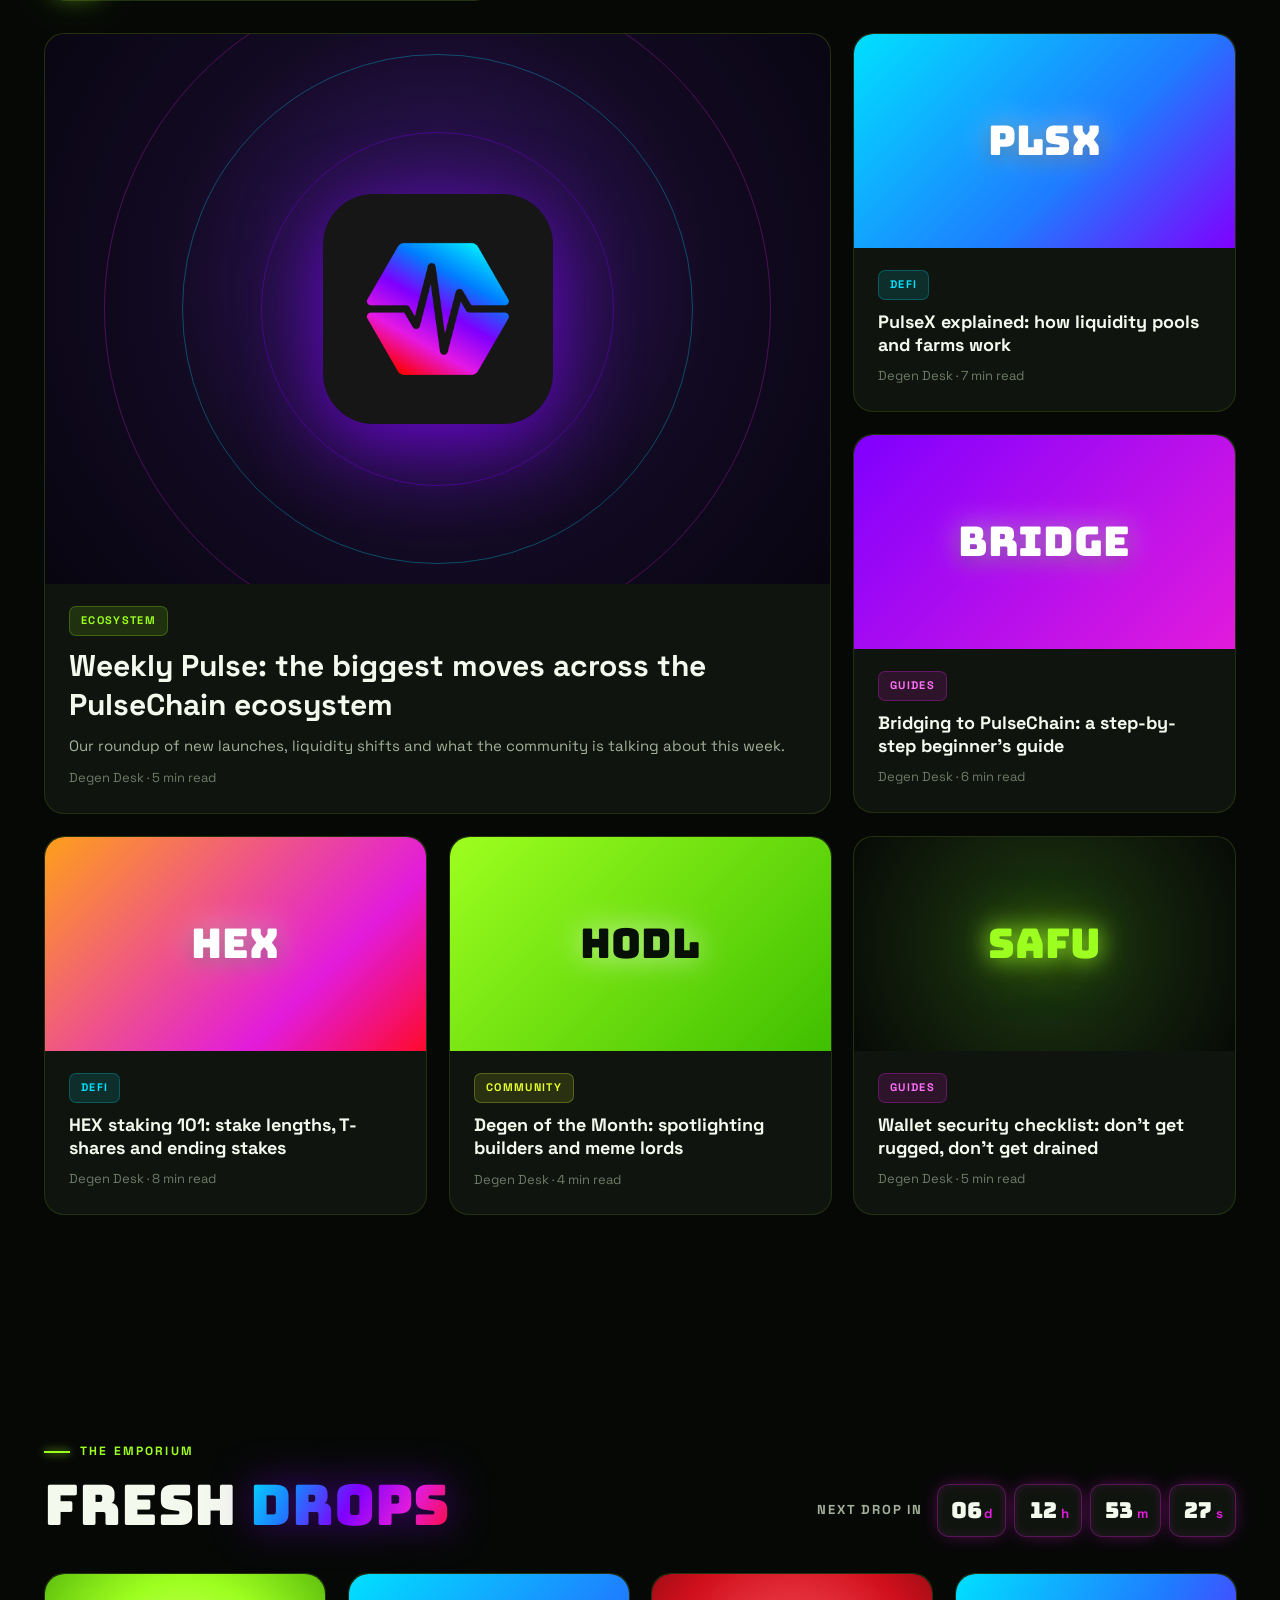
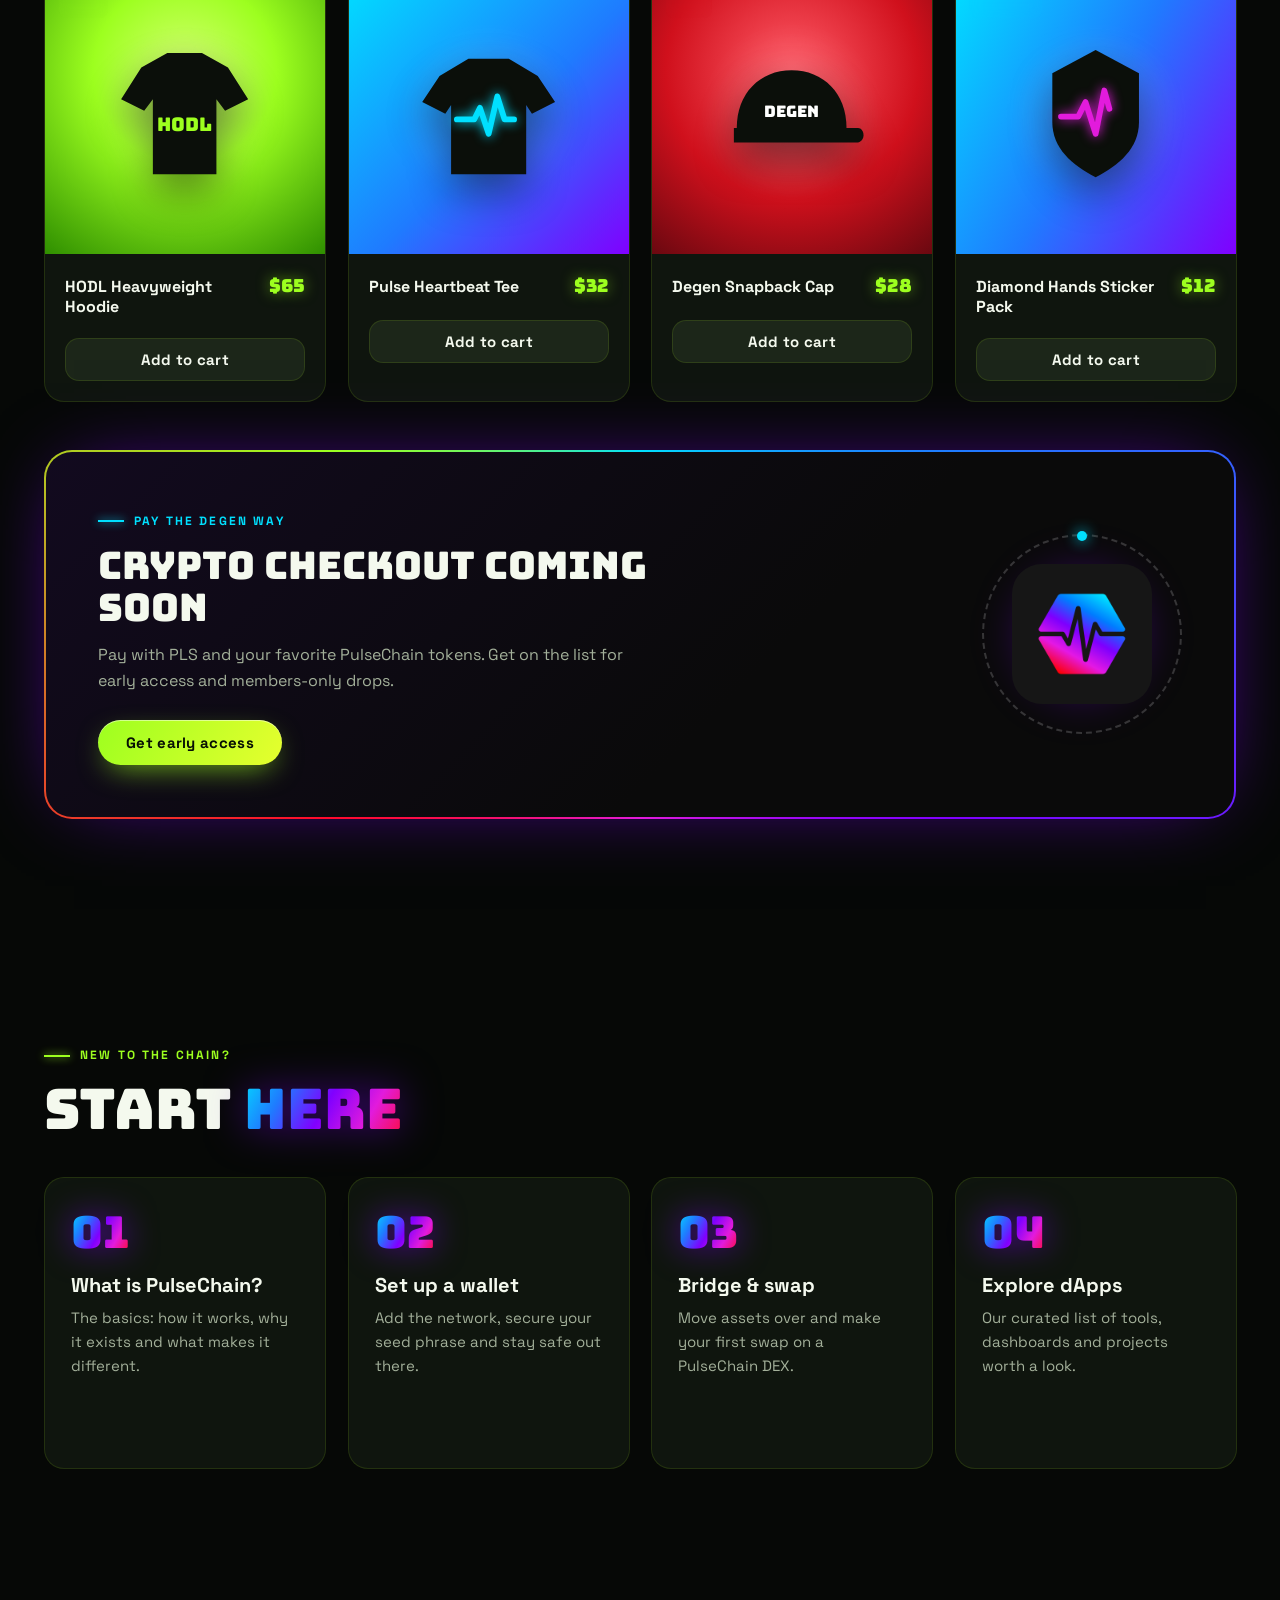
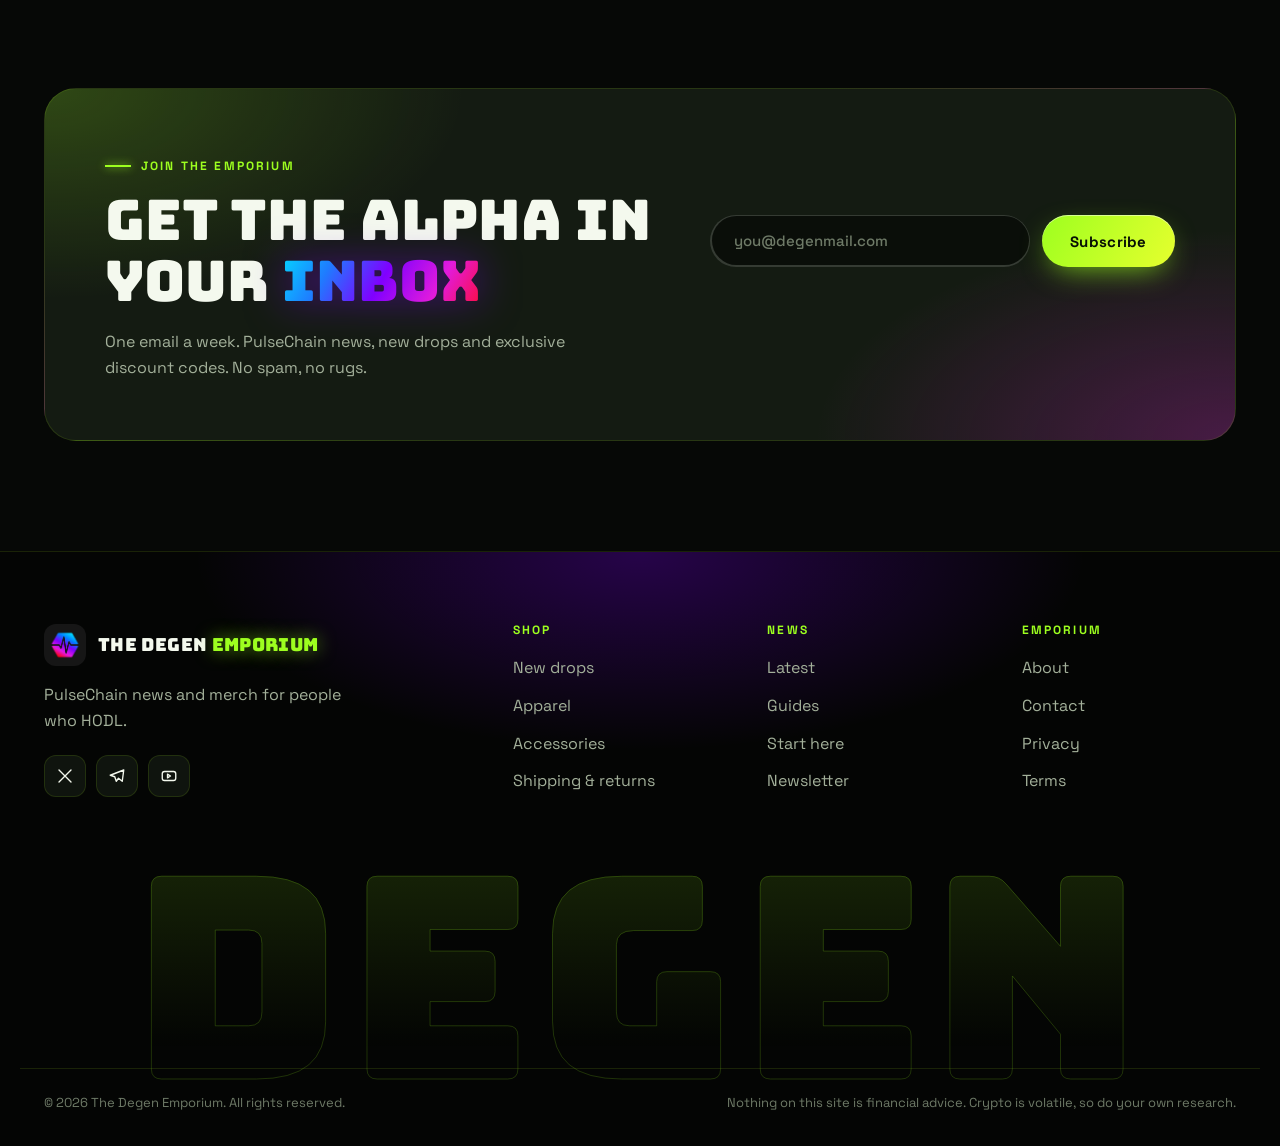
<file: sites/degen-emporium/index.html>
<!DOCTYPE html>
<html lang="en">
<head>
  <meta charset="UTF-8" />
  <meta name="viewport" content="width=device-width, initial-scale=1.0" />
  <title>The Degen Emporium</title>
  <meta name="description" content="The Degen Emporium — PulseChain news, alpha and merch for the degens who HODL." />
  <meta name="theme-color" content="#060806" />
  <link rel="icon" type="image/png" href="assets/pulsechain-logo.png" />
  <meta property="og:title" content="The Degen Emporium" />
  <meta property="og:description" content="PulseChain news, alpha and merch for the degens who HODL." />
  <meta property="og:image" content="assets/degen-emporium-banner.jpg" />
  <link rel="preconnect" href="https://fonts.googleapis.com" />
  <link rel="preconnect" href="https://fonts.gstatic.com" crossorigin />
  <link href="https://fonts.googleapis.com/css2?family=Bungee&family=Space+Grotesk:wght@400;500;600;700&display=swap" rel="stylesheet" />
  <link rel="stylesheet" href="styles.css" />
</head>
<body class="is-loading">
  <a class="skip-link" href="#main">Skip to content</a>

  <!-- ===== Preloader ===== -->
  <div class="preloader" id="preloader" aria-hidden="true">
    <div class="preloader-logo">
      <span class="preloader-ring"></span>
      <img src="assets/pulsechain-logo.png" alt="" width="96" height="96" />
    </div>
    <svg class="preloader-ekg" viewBox="0 0 300 60"><path d="M0 30h90l10-18 14 36 14-46 12 42 10-14h150" /></svg>
  </div>

  <!-- ===== Ambient layers ===== -->
  <canvas class="bg-canvas" id="bg-canvas" aria-hidden="true"></canvas>
  <div class="cursor-glow" id="cursor-glow" aria-hidden="true"></div>
  <div class="noise" aria-hidden="true"></div>
  <div class="scroll-progress" id="scroll-progress" aria-hidden="true"></div>

  <!-- ===== Header ===== -->
  <header class="site-header" id="site-header">
    <div class="container header-inner">
      <a class="brand" href="#top" aria-label="The Degen Emporium home">
        <span class="brand-mark"><img src="assets/pulsechain-logo.png" alt="" width="40" height="40" /></span>
        <span class="brand-text">The Degen <span>Emporium</span></span>
      </a>

      <nav class="main-nav" id="main-nav" aria-label="Main">
        <span class="nav-indicator" id="nav-indicator" aria-hidden="true"></span>
        <a href="#news" data-section="news">News</a>
        <a href="#store" data-section="store">Store</a>
        <a href="#ecosystem" data-section="ecosystem">Start Here</a>
        <a href="#community" data-section="community">Community</a>
      </nav>

      <div class="header-actions">
        <button class="icon-btn cart-btn" id="cart-open" aria-label="Open cart, 0 items" aria-controls="cart" aria-expanded="false">
          <svg viewBox="0 0 24 24" aria-hidden="true"><path d="M3 4h2l2.4 11.2a1 1 0 0 0 1 .8h8.9a1 1 0 0 0 1-.8L20 8H6.2" /><circle cx="9" cy="20" r="1.4" /><circle cx="17" cy="20" r="1.4" /></svg>
          <span class="cart-count" id="cart-count">0</span>
        </button>
        <button class="icon-btn menu-toggle" id="menu-toggle" aria-expanded="false" aria-controls="main-nav" aria-label="Open menu">
          <span></span><span></span><span></span>
        </button>
      </div>
    </div>

    <!-- Price ticker -->
    <div class="ticker" aria-label="PulseChain token prices">
      <span class="ticker-live"><span class="live-dot"></span>Live</span>
      <div class="ticker-viewport">
        <div class="ticker-track" id="ticker-track"></div>
      </div>
    </div>
  </header>

  <main id="main">
    <!-- ===== Hero ===== -->
    <section class="hero" id="top">
      <div class="hero-banner" id="hero-banner">
        <div class="hero-banner-inner" id="hero-parallax">
          <img src="assets/degen-emporium-banner.jpg" alt="The Degen Emporium — masked degen in a suit with HODL pin beside the graffiti logo" width="1500" height="500" />
        </div>
        <div class="hero-sheen" aria-hidden="true"></div>
      </div>

      <svg class="hero-ekg" viewBox="0 0 1440 120" preserveAspectRatio="none" aria-hidden="true">
        <defs>
          <linearGradient id="ekg-grad" x1="0" x2="1">
            <stop offset="0" stop-color="#00e0ff" stop-opacity="0" />
            <stop offset=".2" stop-color="#00e0ff" />
            <stop offset=".5" stop-color="#8000ff" />
            <stop offset=".8" stop-color="#e21bdc" />
            <stop offset="1" stop-color="#ff0a2c" stop-opacity="0" />
          </linearGradient>
        </defs>
        <path d="M0 60h560l18-34 26 76 28-96 24 88 18-34h766" />
      </svg>

      <div class="container hero-content">
        <p class="eyebrow"><span class="pulse-dot" aria-hidden="true"></span> Powered by PulseChain</p>
        <h1 class="hero-title">
          <span class="line"><span class="word">News,</span> <span class="word">alpha</span> <span class="word">&amp;</span> <span class="word">drip</span></span>
          <span class="line grad-line"><span class="word"><span class="g">for</span></span> <span class="word"><span class="g">PulseChain</span></span> <span class="word"><span class="g">degens.</span></span></span>
        </h1>
        <p class="lede">Daily PulseChain headlines, ecosystem deep-dives and limited-run merch, all under one roof. No suits required (but we won't judge).</p>
        <div class="hero-ctas">
          <a class="btn btn-primary magnetic" href="#store"><span>Shop the drop</span><svg viewBox="0 0 24 24" aria-hidden="true"><path d="M5 12h14M13 6l6 6-6 6" /></svg></a>
          <a class="btn btn-ghost magnetic" href="#news"><span>Read the news</span></a>
        </div>
        <ul class="hero-stats" aria-label="Site highlights">
          <li class="stat spot"><strong><span data-count="24">0</span>/7</strong><span>PulseChain coverage</span></li>
          <li class="stat spot"><strong><span data-count="100">0</span>%</strong><span>Degen approved</span></li>
          <li class="stat spot"><strong><span data-count="0">0</span></strong><span>Paper hands</span></li>
        </ul>
      </div>

      <a class="scroll-cue" href="#news" aria-label="Scroll to news"><span></span></a>
    </section>

    <!-- ===== Marquee ===== -->
    <div class="marquee-wrap" aria-hidden="true">
    <div class="marquee">
      <div class="marquee-track">
        <span>HODL</span><i>✦</i><span class="outline">PulseChain</span><i>✦</i><span>Degen Emporium</span><i>✦</i><span class="outline">Diamond Hands</span><i>✦</i>
        <span>HODL</span><i>✦</i><span class="outline">PulseChain</span><i>✦</i><span>Degen Emporium</span><i>✦</i><span class="outline">Diamond Hands</span><i>✦</i>
      </div>
    </div>
    </div>

    <!-- ===== News ===== -->
    <section class="section" id="news" aria-labelledby="news-title">
      <div class="container">
        <div class="section-head reveal">
          <div>
            <p class="kicker">Latest from the chain</p>
            <h2 id="news-title">PulseChain <span class="grad-text">News</span></h2>
          </div>
          <a class="link-arrow" href="#news">All stories <span aria-hidden="true">→</span></a>
        </div>

        <div class="news-filters reveal" role="tablist" aria-label="Filter news">
          <span class="filter-indicator" id="filter-indicator" aria-hidden="true"></span>
          <button class="chip is-active" role="tab" aria-selected="true" data-filter="all">All</button>
          <button class="chip" role="tab" aria-selected="false" data-filter="ecosystem">Ecosystem</button>
          <button class="chip" role="tab" aria-selected="false" data-filter="defi">DeFi</button>
          <button class="chip" role="tab" aria-selected="false" data-filter="guides">Guides</button>
          <button class="chip" role="tab" aria-selected="false" data-filter="community">Community</button>
        </div>

        <!-- Sample stories — replace with your own articles / CMS feed -->
        <div class="news-grid" id="news-grid">
          <article class="news-card news-feature spot tilt reveal" data-cat="ecosystem">
            <div class="news-thumb thumb-a" aria-hidden="true">
              <div class="orbit"><span></span><span></span><span></span></div>
              <img src="assets/pulsechain-logo.png" alt="" />
            </div>
            <div class="news-body">
              <span class="tag">Ecosystem</span>
              <h3><a href="#news">Weekly Pulse: the biggest moves across the PulseChain ecosystem</a></h3>
              <p>Our roundup of new launches, liquidity shifts and what the community is talking about this week.</p>
              <p class="meta">Degen Desk · 5 min read</p>
            </div>
          </article>

          <article class="news-card spot tilt reveal" data-cat="defi">
            <div class="news-thumb thumb-b" aria-hidden="true"><span>PLSX</span></div>
            <div class="news-body">
              <span class="tag tag-blue">DeFi</span>
              <h3><a href="#news">PulseX explained: how liquidity pools and farms work</a></h3>
              <p class="meta">Degen Desk · 7 min read</p>
            </div>
          </article>

          <article class="news-card spot tilt reveal" data-cat="guides">
            <div class="news-thumb thumb-c" aria-hidden="true"><span>BRIDGE</span></div>
            <div class="news-body">
              <span class="tag tag-pink">Guides</span>
              <h3><a href="#news">Bridging to PulseChain: a step-by-step beginner's guide</a></h3>
              <p class="meta">Degen Desk · 6 min read</p>
            </div>
          </article>

          <article class="news-card spot tilt reveal" data-cat="defi">
            <div class="news-thumb thumb-d" aria-hidden="true"><span>HEX</span></div>
            <div class="news-body">
              <span class="tag tag-blue">DeFi</span>
              <h3><a href="#news">HEX staking 101: stake lengths, T-shares and ending stakes</a></h3>
              <p class="meta">Degen Desk · 8 min read</p>
            </div>
          </article>

          <article class="news-card spot tilt reveal" data-cat="community">
            <div class="news-thumb thumb-e" aria-hidden="true"><span>HODL</span></div>
            <div class="news-body">
              <span class="tag tag-yellow">Community</span>
              <h3><a href="#news">Degen of the Month: spotlighting builders and meme lords</a></h3>
              <p class="meta">Degen Desk · 4 min read</p>
            </div>
          </article>

          <article class="news-card spot tilt reveal" data-cat="guides">
            <div class="news-thumb thumb-f" aria-hidden="true"><span>SAFU</span></div>
            <div class="news-body">
              <span class="tag tag-pink">Guides</span>
              <h3><a href="#news">Wallet security checklist: don't get rugged, don't get drained</a></h3>
              <p class="meta">Degen Desk · 5 min read</p>
            </div>
          </article>
        </div>
      </div>
    </section>

    <!-- ===== Store ===== -->
    <section class="section section-store" id="store" aria-labelledby="store-title">
      <div class="container">
        <div class="section-head reveal">
          <div>
            <p class="kicker">The Emporium</p>
            <h2 id="store-title">Fresh <span class="grad-text">Drops</span></h2>
          </div>
          <div class="countdown" aria-label="Next drop countdown">
            <span class="countdown-label">Next drop in</span>
            <div class="countdown-units" id="countdown">
              <span><b data-unit="d">00</b><small>d</small></span>
              <span><b data-unit="h">00</b><small>h</small></span>
              <span><b data-unit="m">00</b><small>m</small></span>
              <span><b data-unit="s">00</b><small>s</small></span>
            </div>
          </div>
        </div>

        <!-- Sample products — swap names, prices and images for your real inventory -->
        <div class="product-grid">
          <article class="product spot tilt reveal" data-id="hoodie" data-name="HODL Heavyweight Hoodie" data-price="65" data-swatch="a">
            <div class="product-img prod-a">
              <span class="badge">New</span>
              <svg viewBox="0 0 120 120" aria-hidden="true"><path d="M30 28l18-10h24l18 10 14 22-16 8-6-8v52H38V50l-6 8-16-8z" /><text x="60" y="72" text-anchor="middle">HODL</text></svg>
            </div>
            <div class="product-info">
              <h3>HODL Heavyweight Hoodie</h3>
              <p class="price">$65</p>
            </div>
            <button class="btn btn-add" data-add><span>Add to cart</span></button>
          </article>

          <article class="product spot tilt reveal" data-id="tee" data-name="Pulse Heartbeat Tee" data-price="32" data-swatch="b">
            <div class="product-img prod-b">
              <svg viewBox="0 0 120 120" aria-hidden="true"><path d="M26 34l20-12h28l20 12 12 18-16 8-4-6v48H34V54l-4 6-16-8z" /><path class="pulse" d="M38 64h12l4-8 6 18 6-26 5 16h11" /></svg>
            </div>
            <div class="product-info">
              <h3>Pulse Heartbeat Tee</h3>
              <p class="price">$32</p>
            </div>
            <button class="btn btn-add" data-add><span>Add to cart</span></button>
          </article>

          <article class="product spot tilt reveal" data-id="cap" data-name="Degen Snapback Cap" data-price="28" data-swatch="c">
            <div class="product-img prod-c">
              <span class="badge badge-hot">Hot</span>
              <svg viewBox="0 0 120 120" aria-hidden="true"><path d="M22 70c0-24 16-40 38-40s38 16 38 40z" /><path d="M20 70h86c4 0 6 8 0 10H20z" /><text x="60" y="62" text-anchor="middle">DEGEN</text></svg>
            </div>
            <div class="product-info">
              <h3>Degen Snapback Cap</h3>
              <p class="price">$28</p>
            </div>
            <button class="btn btn-add" data-add><span>Add to cart</span></button>
          </article>

          <article class="product spot tilt reveal" data-id="stickers" data-name="Diamond Hands Sticker Pack" data-price="12" data-swatch="d">
            <div class="product-img prod-d">
              <span class="badge">Limited</span>
              <svg viewBox="0 0 120 120" aria-hidden="true"><path d="M60 16l30 16v34c0 18-14 30-30 38-16-8-30-20-30-38V32z" /><path class="pulse" d="M36 62h12l5-10 7 22 6-30 5 18h13" /></svg>
            </div>
            <div class="product-info">
              <h3>Diamond Hands Sticker Pack</h3>
              <p class="price">$12</p>
            </div>
            <button class="btn btn-add" data-add><span>Add to cart</span></button>
          </article>
        </div>

        <div class="promo reveal">
          <div class="promo-text">
            <p class="kicker">Pay the degen way</p>
            <h3>Crypto checkout coming soon</h3>
            <p>Pay with PLS and your favorite PulseChain tokens. Get on the list for early access and members-only drops.</p>
            <a class="btn btn-primary magnetic" href="#community"><span>Get early access</span></a>
          </div>
          <div class="promo-visual" aria-hidden="true">
            <span class="promo-halo"></span>
            <span class="promo-ring"></span>
            <img class="promo-logo" src="assets/pulsechain-logo.png" alt="" width="160" height="160" />
          </div>
        </div>
      </div>
    </section>

    <!-- ===== Ecosystem ===== -->
    <section class="section" id="ecosystem" aria-labelledby="eco-title">
      <div class="container">
        <div class="section-head reveal">
          <div>
            <p class="kicker">New to the chain?</p>
            <h2 id="eco-title">Start <span class="grad-text">Here</span></h2>
          </div>
        </div>
        <div class="eco-grid">
          <a class="eco-card spot tilt reveal" href="#news">
            <span class="eco-num">01</span>
            <h3>What is PulseChain?</h3>
            <p>The basics: how it works, why it exists and what makes it different.</p>
            <span class="eco-arrow" aria-hidden="true">→</span>
          </a>
          <a class="eco-card spot tilt reveal" href="#news">
            <span class="eco-num">02</span>
            <h3>Set up a wallet</h3>
            <p>Add the network, secure your seed phrase and stay safe out there.</p>
            <span class="eco-arrow" aria-hidden="true">→</span>
          </a>
          <a class="eco-card spot tilt reveal" href="#news">
            <span class="eco-num">03</span>
            <h3>Bridge &amp; swap</h3>
            <p>Move assets over and make your first swap on a PulseChain DEX.</p>
            <span class="eco-arrow" aria-hidden="true">→</span>
          </a>
          <a class="eco-card spot tilt reveal" href="#news">
            <span class="eco-num">04</span>
            <h3>Explore dApps</h3>
            <p>Our curated list of tools, dashboards and projects worth a look.</p>
            <span class="eco-arrow" aria-hidden="true">→</span>
          </a>
        </div>
      </div>
    </section>

    <!-- ===== Newsletter / community ===== -->
    <section class="section" id="community" aria-labelledby="community-title">
      <div class="container">
        <div class="newsletter spot reveal">
          <div>
            <p class="kicker">Join the Emporium</p>
            <h2 id="community-title">Get the alpha in your <span class="grad-text">inbox</span></h2>
            <p>One email a week. PulseChain news, new drops and exclusive discount codes. No spam, no rugs.</p>
          </div>
          <form class="signup" id="signup" novalidate>
            <label class="sr-only" for="email">Email address</label>
            <div class="input-wrap">
              <input id="email" type="email" name="email" placeholder="you@degenmail.com" autocomplete="email" required />
            </div>
            <button class="btn btn-primary magnetic" type="submit"><span>Subscribe</span></button>
            <p class="form-msg" id="form-msg" role="status" aria-live="polite"></p>
          </form>
        </div>
      </div>
    </section>
  </main>

  <!-- ===== Footer ===== -->
  <footer class="site-footer">
    <div class="footer-glow" aria-hidden="true"></div>
    <div class="container footer-grid">
      <div class="footer-brand">
        <a class="brand" href="#top">
          <span class="brand-mark"><img src="assets/pulsechain-logo.png" alt="" width="36" height="36" /></span>
          <span class="brand-text">The Degen <span>Emporium</span></span>
        </a>
        <p>PulseChain news and merch for people who HODL.</p>
        <div class="socials">
          <a href="#" aria-label="X / Twitter"><svg viewBox="0 0 24 24" aria-hidden="true"><path d="M4 4l16 16M20 4L4 20" /></svg></a>
          <a href="#" aria-label="Telegram"><svg viewBox="0 0 24 24" aria-hidden="true"><path d="M21 4L3 11l6 2 2 6 3-4 5 4z" /></svg></a>
          <a href="#" aria-label="YouTube"><svg viewBox="0 0 24 24" aria-hidden="true"><rect x="3" y="6" width="18" height="12" rx="3" /><path d="M10 9.5v5l4-2.5z" /></svg></a>
        </div>
      </div>
      <div>
        <h4>Shop</h4>
        <ul>
          <li><a href="#store">New drops</a></li>
          <li><a href="#store">Apparel</a></li>
          <li><a href="#store">Accessories</a></li>
          <li><a href="#store">Shipping &amp; returns</a></li>
        </ul>
      </div>
      <div>
        <h4>News</h4>
        <ul>
          <li><a href="#news">Latest</a></li>
          <li><a href="#news">Guides</a></li>
          <li><a href="#ecosystem">Start here</a></li>
          <li><a href="#community">Newsletter</a></li>
        </ul>
      </div>
      <div>
        <h4>Emporium</h4>
        <ul>
          <li><a href="#">About</a></li>
          <li><a href="#">Contact</a></li>
          <li><a href="#">Privacy</a></li>
          <li><a href="#">Terms</a></li>
        </ul>
      </div>
    </div>
    <p class="footer-wordmark" aria-hidden="true">DEGEN</p>
    <div class="container footer-bottom">
      <p>&copy; <span id="year">2026</span> The Degen Emporium. All rights reserved.</p>
      <p class="disclaimer">Nothing on this site is financial advice. Crypto is volatile, so do your own research.</p>
    </div>
  </footer>

  <!-- ===== Cart drawer ===== -->
  <div class="drawer-overlay" id="cart-overlay" hidden></div>
  <aside class="cart-drawer" id="cart" aria-label="Shopping cart" aria-hidden="true">
    <div class="cart-head">
      <h2>Your bag</h2>
      <button class="icon-btn" id="cart-close" aria-label="Close cart">
        <svg viewBox="0 0 24 24" aria-hidden="true"><path d="M6 6l12 12M18 6L6 18" /></svg>
      </button>
    </div>
    <div class="cart-ship">
      <p id="ship-msg">Add $100 for free shipping</p>
      <div class="ship-bar"><span id="ship-bar"></span></div>
    </div>
    <ul class="cart-items" id="cart-items"></ul>
    <div class="cart-empty" id="cart-empty">
      <img src="assets/pulsechain-logo.png" alt="" width="72" height="72" />
      <p>Your bag is empty.<br />Time to stack some drip.</p>
    </div>
    <div class="cart-foot">
      <div class="cart-total"><span>Subtotal</span><strong id="cart-total">$0</strong></div>
      <button class="btn btn-primary btn-block" id="checkout"><span>Checkout</span></button>
      <p class="cart-note">Crypto checkout coming soon.</p>
    </div>
  </aside>

  <!-- ===== Toasts & misc ===== -->
  <div class="toasts" id="toasts" aria-live="polite"></div>
  <button class="to-top" id="to-top" aria-label="Back to top">
    <svg viewBox="0 0 24 24" aria-hidden="true"><path d="M12 19V5M6 11l6-6 6 6" /></svg>
  </button>

  <script src="main.js"></script>
</body>
</html>
</file>
<file: site/css/comic.css>
/* ==========================================================================
   THE DEGEN EMPORIUM — 1950s comic book styles
   Shared by every page. Panels, captions, balloons and SFX live here.
   ========================================================================== */

:root {
  /* Four-colour press palette, slightly faded like cheap newsprint */
  --paper: #f3e4bf;
  --paper-dark: #e6cf98;
  --ink: #1f1a17;
  --red: #d63a2a;
  --yellow: #f4c534;
  --blue: #3a8cc0;
  --sky: #9fd0e6;
  --green: #6ea35a;
  --skin: #f6bf94;
  --desk: #151412;
  /* brand accents, lifted from the mascot art */
  --lime: #b6e324;
  --money: #2f9e57;
  --gold: #d9a441;
  --smoke: #a98bd6;
  --cap-red: #d63a2a;
  /* the Emporium glyph as a tileable monogram */
  --glyph-tile: url("data:image/svg+xml,%3Csvg xmlns='http://www.w3.org/2000/svg' width='56' height='56' viewBox='0 0 56 56'%3E%3Cg fill='none' stroke='%23ffffff' stroke-width='3' stroke-linecap='square'%3E%3Cpath d='M9 6l9 7-9 7M23 8l-9 7 9 7'/%3E%3Cpath d='M37 34l9 7-9 7M51 36l-9 7 9 7'/%3E%3C/g%3E%3C/svg%3E");

  --font-sfx: "Bangers", "Impact", sans-serif;
  --font-letter: "Patrick Hand", "Comic Sans MS", cursive;

  /* Hand-inked borders: no two corners the same */
  --wobble-a: 6px 14px 5px 11px / 12px 5px 14px 6px;
  --wobble-b: 12px 4px 13px 6px / 5px 13px 6px 12px;
  --gutter: 14px;
}

*, *::before, *::after { box-sizing: border-box; }

html { -webkit-text-size-adjust: 100%; }

body {
  margin: 0;
  min-height: 100vh;
  background-color: var(--desk);
  /* worn wooden desk under the comic */
  background-image:
    radial-gradient(ellipse at 50% 0%, rgba(182,227,36,.10) 0%, transparent 60%),
    linear-gradient(rgba(21,20,18,.93), rgba(21,20,18,.93)),
    var(--glyph-tile);
  color: var(--ink);
  font-family: var(--font-letter);
  overflow-x: hidden;
}

/* ---------- The printed page ---------- */

.comic-page {
  position: relative;
  max-width: 1240px;
  margin: 28px auto 40px;
  padding: 22px 22px 18px;
  background-color: var(--paper);
  /* yellowed edges + newsprint grain */
  background-image:
    radial-gradient(ellipse at center, transparent 55%, rgba(160,110,40,.22) 100%),
    url("data:image/svg+xml,%3Csvg xmlns='http://www.w3.org/2000/svg' width='220' height='220'%3E%3Cfilter id='n'%3E%3CfeTurbulence type='fractalNoise' baseFrequency='.85' numOctaves='3' stitchTiles='stitch'/%3E%3CfeColorMatrix values='0 0 0 0 .45 0 0 0 0 .33 0 0 0 0 .15 0 0 0 .22 0'/%3E%3C/filter%3E%3Crect width='100%25' height='100%25' filter='url(%23n)'/%3E%3C/svg%3E");
  box-shadow:
    0 1px 0 rgba(255,255,255,.4) inset,
    0 30px 60px rgba(0,0,0,.55),
    0 4px 10px rgba(0,0,0,.4);
  transform: rotate(-.35deg);
}

/* centre fold crease */
.comic-page::after {
  content: "";
  position: absolute;
  inset: 0 auto 0 50%;
  width: 2px;
  background: linear-gradient(to right, rgba(0,0,0,.06), rgba(255,255,255,.25));
  pointer-events: none;
}

/* ---------- Cover masthead ---------- */

.masthead {
  display: grid;
  grid-template-columns: auto 1fr auto;
  align-items: center;
  gap: 18px;
  padding: 10px 14px 12px;
  margin-bottom: var(--gutter);
  background-color: var(--ink);
  background-image: linear-gradient(rgba(31,26,23,.9), rgba(31,26,23,.9)), var(--glyph-tile);
  border: 5px solid var(--ink);
  border-radius: var(--wobble-a);
  box-shadow: inset 0 0 0 3px var(--lime);
  position: relative;
}

.masthead::before { /* halftone shading on the red band */
  content: "";
  position: absolute; inset: 0;
  background-image: radial-gradient(rgba(182,227,36,.18) 1.2px, transparent 1.6px);
  background-size: 7px 7px;
  mask-image: linear-gradient(to bottom, transparent 30%, #000);
  -webkit-mask-image: linear-gradient(to bottom, transparent 30%, #000);
  pointer-events: none;
}

.issue-box {
  position: relative;
  background: var(--paper);
  border: 4px solid var(--ink);
  border-radius: var(--wobble-b);
  padding: 4px 10px 6px;
  text-align: center;
  line-height: 1;
  transform: rotate(-3deg);
}
.issue-box .no { font-family: var(--font-sfx); font-size: 1.05rem; letter-spacing: .06em; }
.issue-box .price { font-family: var(--font-sfx); font-size: 2rem; color: var(--red); }
.issue-box .date { font-size: .8rem; text-transform: uppercase; }

.title-block { position: relative; text-align: center; min-width: 0; }

.logo {
  margin: 0;
  font-family: var(--font-sfx);
  font-weight: 400;
  font-size: clamp(2.3rem, 7.2vw, 5.6rem);
  line-height: .9;
  letter-spacing: .02em;
  color: var(--lime);
  -webkit-text-stroke: 3px var(--ink);
  paint-order: stroke fill;
  /* chunky 3-D extrusion in cap red, slightly off-register */
  text-shadow:
    2px 2px 0 var(--cap-red), 4px 4px 0 var(--cap-red), 6px 6px 0 var(--cap-red), 8px 8px 0 #7a1d14,
    -2px 1px 0 rgba(58,140,192,.55);
  transform: rotate(-1.5deg) skewX(-4deg);
}
.logo .small {
  display: block;
  font-size: .34em;
  color: var(--gold);
  text-shadow: 2px 2px 0 var(--ink);
  letter-spacing: .3em;
  transform: translateX(-1.4em);
}
/* EMPORIUM on a showman's ribbon */
.logo .banner {
  display: block;
  width: max-content;
  margin: 6px auto 0;
  padding: .04em .6em .08em;
  font-size: .42em;
  letter-spacing: .22em;
  color: var(--paper);
  -webkit-text-stroke: 1.5px var(--ink);
  text-shadow: none;
  background: var(--cap-red);
  border: 3px solid var(--ink);
  clip-path: polygon(0 0, 100% 0, 96% 50%, 100% 100%, 0 100%, 4% 50%);
  transform: skewX(4deg) rotate(1deg);
}

.tagline {
  display: inline-block;
  margin: 10px 0 0;
  padding: 2px 12px 3px;
  background: var(--gold);
  color: var(--ink);
  font-size: clamp(.8rem, 1.6vw, 1.05rem);
  text-transform: uppercase;
  letter-spacing: .08em;
  transform: rotate(.6deg);
}

.seal {
  position: relative;
  width: 92px; height: 92px;
  display: grid; place-items: center;
  text-align: center;
  background: var(--paper);
  border: 4px solid var(--ink);
  border-radius: 50% 46% 52% 48%;
  font-family: var(--font-sfx);
  font-size: .72rem;
  line-height: 1;
  letter-spacing: .04em;
  transform: rotate(8deg);
  box-shadow: inset 0 0 0 4px var(--paper), inset 0 0 0 6px var(--ink);
}
.seal b { display: block; font-size: 1.35rem; color: var(--red); margin: 2px 0; }
.seal-glyph { display: block; width: 26px; height: 26px; margin: 0 auto 3px; color: var(--ink); }

/* ---------- Panel grid ---------- */

.panels {
  display: grid;
  grid-template-columns: repeat(12, 1fr);
  grid-auto-rows: minmax(236px, auto);
  gap: var(--gutter);
}

.panel {
  position: relative;
  display: block;
  overflow: hidden;
  color: var(--ink);
  text-decoration: none;
  background: var(--paper);
  border: 5px solid var(--ink);
  border-radius: var(--wobble-a);
  isolation: isolate;
  transition: transform .18s cubic-bezier(.3,1.6,.5,1), box-shadow .18s ease;
}
.panel:nth-child(even) { border-radius: var(--wobble-b); }

.panel > svg.scene {
  position: absolute; inset: 0;
  width: 100%; height: 100%;
  display: block;
  z-index: -1;
}

/* cheap-press halftone laid over every panel */
.panel::after {
  content: "";
  position: absolute; inset: 0;
  background-image: radial-gradient(rgba(31,26,23,.13) .9px, transparent 1.3px);
  background-size: 5px 5px;
  mix-blend-mode: multiply;
  pointer-events: none;
  z-index: 3;
}

.panel--splash  { grid-column: 1 / 8;  grid-row: span 2; min-height: 486px; }
.panel--store   { grid-column: 8 / 13; }
.panel--news    { grid-column: 8 / 13; }
.panel--eco     { grid-column: 1 / 6; }
.panel--pulse   { grid-column: 6 / 10; }
.panel--tools   { grid-column: 10 / 13; }
.panel--onboard { grid-column: 1 / 13; min-height: 250px; }

/* hover: the panel jumps off the page */
a.panel:hover, a.panel:focus-visible {
  transform: translate(-3px, -4px) rotate(-.6deg);
  box-shadow: 7px 8px 0 var(--ink);
  z-index: 2;
}
a.panel:nth-child(odd):hover, a.panel:nth-child(odd):focus-visible { transform: translate(-3px, -4px) rotate(.6deg); }
a.panel:focus-visible { outline: 4px dashed var(--red); outline-offset: 4px; }

/* the POW! burst that pops on hover */
.pow {
  position: absolute;
  right: 8px; top: 38%;
  width: 118px; height: 104px;
  display: grid; place-items: center;
  font-family: var(--font-sfx);
  font-size: 1.7rem;
  color: var(--yellow);
  -webkit-text-stroke: 1.5px var(--ink);
  paint-order: stroke fill;
  background: var(--red);
  clip-path: polygon(100% 50%, 78% 57%, 93% 75%, 73% 73%, 73% 90%, 58% 80%, 50% 95%, 42% 81%, 24% 96%, 28% 72%, 3% 77%, 21% 58%, 0% 50%, 19% 42%, 6% 25%, 28% 28%, 23% 4%, 41% 17%, 50% 0%, 58% 19%, 73% 11%, 73% 27%, 95% 24%, 83% 41%);
  transform: scale(0) rotate(-30deg);
  transition: transform .22s cubic-bezier(.2,1.8,.4,1);
  z-index: 4;
  pointer-events: none;
}
a.panel:hover .pow, a.panel:focus-visible .pow { transform: scale(1) rotate(-8deg); }

/* ---------- Lettering ---------- */

.caption {
  position: absolute;
  z-index: 2;
  top: 0; left: 0;
  max-width: 64%;
  padding: 5px 10px 6px;
  background: var(--yellow);
  border-right: 3px solid var(--ink);
  border-bottom: 3px solid var(--ink);
  font-size: clamp(.82rem, 1.25vw, 1rem);
  line-height: 1.1;
  text-transform: uppercase;
}
.caption--right { left: auto; right: 0; border-right: 0; border-left: 3px solid var(--ink); }

.balloon {
  position: absolute;
  z-index: 2;
  max-width: 46%;
  padding: 9px 14px 10px;
  background: #fffaf0;
  border: 3px solid var(--ink);
  border-radius: 50% 48% 46% 52% / 55% 50% 52% 45%;
  font-size: clamp(.82rem, 1.25vw, 1.02rem);
  line-height: 1.08;
  text-align: center;
  text-transform: uppercase;
}
.balloon b { color: var(--red); font-weight: 400; font-size: 1.12em; }
/* tail: two stacked triangles so it keeps an ink outline */
.balloon::before, .balloon::after {
  content: "";
  position: absolute;
  border-style: solid;
}
.balloon::before { /* outline */
  left: var(--tail-x, 28%); bottom: -20px;
  border-width: 20px 8px 0 8px;
  border-color: var(--ink) transparent transparent transparent;
  transform: skewX(var(--tail-skew, -28deg));
}
.balloon::after { /* fill */
  left: calc(var(--tail-x, 28%) + 3px); bottom: -13px;
  border-width: 14px 5px 0 5px;
  border-color: #fffaf0 transparent transparent transparent;
  transform: skewX(var(--tail-skew, -28deg));
}
.balloon--up::before { bottom: auto; top: -20px; border-width: 0 8px 20px 8px; border-color: transparent transparent var(--ink) transparent; }
.balloon--up::after  { bottom: auto; top: -13px; border-width: 0 5px 14px 5px; border-color: transparent transparent #fffaf0 transparent; }

/* shout balloon: jagged edge */
.balloon--shout {
  border-radius: 0;
  border: 0;
  padding: 22px 26px;
  background: var(--ink);
  clip-path: polygon(0% 18%, 9% 12%, 6% 0%, 19% 9%, 30% 1%, 36% 11%, 50% 0%, 58% 11%, 72% 2%, 76% 13%, 93% 5%, 90% 20%, 100% 28%, 92% 42%, 100% 55%, 91% 64%, 99% 82%, 84% 80%, 80% 100%, 66% 88%, 54% 100%, 45% 87%, 30% 99%, 26% 85%, 8% 94%, 11% 78%, 0% 70%, 8% 55%, 0% 42%, 7% 31%);
}
.balloon--shout::before, .balloon--shout::after { display: none; }
.balloon--shout span {
  position: absolute; inset: 3px;
  background: #fffaf0;
  clip-path: inherit;
  z-index: -1;
}
.balloon--shout { isolation: isolate; }

/* "continued on page..." tab — what makes each panel a doorway */
.goto {
  position: absolute;
  z-index: 2;
  right: 0; bottom: 0;
  padding: 5px 12px 5px 14px;
  background: var(--paper);
  border-top: 3px solid var(--ink);
  border-left: 3px solid var(--ink);
  font-size: clamp(.78rem, 1.1vw, .95rem);
  line-height: 1;
  text-transform: uppercase;
  white-space: nowrap;
}
.goto strong {
  display: block;
  font-family: var(--font-sfx);
  font-weight: 400;
  font-size: 1.75em;
  letter-spacing: .04em;
  color: var(--red);
  -webkit-text-stroke: .6px var(--ink);
}
.goto strong::after { content: " \25B8"; color: var(--ink); -webkit-text-stroke: 0; }

/* ---------- Splash panel extras ---------- */

.splash-cta {
  position: absolute;
  z-index: 2;
  left: 16px; bottom: 16px;
  display: flex; flex-wrap: wrap; gap: 10px;
}

.btn {
  display: inline-block;
  padding: 8px 18px 6px;
  font-family: var(--font-sfx);
  font-size: clamp(1.15rem, 1.8vw, 1.5rem);
  letter-spacing: .05em;
  line-height: 1;
  color: var(--ink);
  text-decoration: none;
  background: var(--lime);
  border: 3px solid var(--ink);
  border-radius: var(--wobble-b);
  box-shadow: 4px 4px 0 var(--ink);
  transition: transform .12s ease, box-shadow .12s ease;
}
.btn:hover, .btn:focus-visible { transform: translate(-2px, -2px) rotate(-1deg); box-shadow: 6px 6px 0 var(--ink); }
.btn:active { transform: translate(3px, 3px); box-shadow: 1px 1px 0 var(--ink); }
.btn:focus-visible { outline: 3px dashed var(--red); outline-offset: 3px; }
.btn--red { background: var(--red); color: var(--paper); }

/* big hand-lettered SFX headline that sits inside a panel */
.shout-title {
  position: absolute;
  z-index: 2;
  top: 9%; left: 24%; right: 17%;
  margin: 0;
  font-family: var(--font-sfx);
  font-size: clamp(1.8rem, 3.4vw, 2.7rem);
  line-height: .95;
  letter-spacing: .04em;
  text-align: center;
  color: var(--red);
  -webkit-text-stroke: 2px var(--ink);
  paint-order: stroke fill;
  text-shadow: 3px 3px 0 var(--ink);
  transform: rotate(-4deg);
}

/* ---------- Fine print ---------- */

.fine-print {
  display: flex; flex-wrap: wrap; justify-content: space-between; gap: 6px 20px;
  margin-top: 12px;
  font-size: .82rem;
  text-transform: uppercase;
  letter-spacing: .04em;
  opacity: .8;
}

/* ---------- Idle wiggle so the page feels alive ---------- */

@keyframes jitter {
  0%, 100% { transform: rotate(-8deg) scale(1); }
  50% { transform: rotate(-5deg) scale(1.06); }
}
.sfx-wiggle { animation: jitter 1.4s ease-in-out infinite; transform-box: fill-box; transform-origin: center; }

@keyframes twinkle { 0%, 100% { opacity: 1; } 50% { opacity: .25; } }
.blink { animation: twinkle 1s steps(2) infinite; }
.blink:nth-of-type(2n) { animation-delay: .5s; }

@keyframes flame { 0%, 100% { transform: scaleY(1); } 50% { transform: scaleY(1.25); } }
.flame { animation: flame .25s ease-in-out infinite; transform-box: fill-box; transform-origin: top center; }

/* ---------- Tablet ---------- */

@media (max-width: 1000px) {
  .panels { grid-template-columns: repeat(6, 1fr); }
  .panel--splash  { grid-column: 1 / -1; grid-row: auto; min-height: 520px; }
  .panel--store   { grid-column: 1 / 4; }
  .panel--news    { grid-column: 4 / 7; }
  .panel--eco     { grid-column: 1 / 4; }
  .panel--pulse   { grid-column: 4 / 7; }
  .panel--tools   { grid-column: 1 / -1; }
  .panel--onboard { grid-column: 1 / -1; }
  .balloon { max-width: 60%; }
}

/* ---------- Phone ---------- */

@media (max-width: 640px) {
  :root { --gutter: 10px; }
  .comic-page { margin: 12px 8px 24px; padding: 12px 10px; transform: none; }
  .comic-page::after { display: none; }
  .masthead { grid-template-columns: 1fr; justify-items: center; gap: 10px; padding: 12px 8px; }
  .issue-box { position: absolute; top: -8px; left: -6px; padding: 2px 6px 4px; }
  .issue-box .price { font-size: 1.3rem; }
  .issue-box .date { display: none; }
  .seal { position: absolute; right: -8px; top: -12px; width: 64px; height: 64px; font-size: .5rem; }
  .seal b { font-size: .95rem; }
  .seal-glyph { width: 16px; height: 16px; margin-bottom: 1px; }
  .title-block { padding-top: 22px; }
  .panels { grid-template-columns: 1fr; grid-auto-rows: auto; }
  .panel, .panel--splash, .panel--store, .panel--news, .panel--eco,
  .panel--pulse, .panel--tools, .panel--onboard { grid-column: 1 / -1; grid-row: auto; min-height: 260px; }
  .panel--splash { min-height: 460px; }
  .balloon { max-width: 62% !important; }
  .caption { max-width: 80%; }
  /* wide strip: keep the rocket in frame instead of the middle */
  .panel--onboard svg.scene { width: auto; left: auto; right: -90px; aspect-ratio: 1180 / 250; }
  .panel--onboard .balloon { top: auto !important; bottom: 18%; left: 4% !important; }
  .shout-title { top: 20%; left: 4%; right: 36%; font-size: 1.9rem; }
  .pow { display: none; }
}

@media (prefers-reduced-motion: reduce) {
  *, *::before, *::after { animation: none !important; transition: none !important; }
}
</file>
<file: sites/degen-emporium/styles.css>
/* ==========================================================================
   The Degen Emporium — home page styles
   Palette pulled from the banner (acid green, cyan, magenta, yellow)
   and the PulseChain logo gradient (cyan → blue → purple → magenta → red).
   ========================================================================== */

:root {
  --bg: #060806;
  --bg-2: #0c110b;
  --surface: rgba(20, 27, 18, 0.72);
  --surface-solid: #141b12;
  --surface-2: #1c2619;
  --line: rgba(182, 255, 26, 0.12);
  --line-strong: rgba(182, 255, 26, 0.28);
  --text: #f4f9ee;
  --muted: #a3b09a;
  --dim: #6e7a67;

  --lime: #9dff1f;
  --yellow: #e6ff2e;
  --cyan: #00e0ff;
  --blue: #1f7bff;
  --purple: #8000ff;
  --magenta: #e21bdc;
  --red: #ff0a2c;

  --pulse-grad: linear-gradient(120deg, var(--cyan) 0%, var(--blue) 25%, var(--purple) 50%, var(--magenta) 75%, var(--red) 100%);
  --pulse-loop: linear-gradient(90deg, var(--cyan), var(--blue), var(--purple), var(--magenta), var(--red), var(--magenta), var(--purple), var(--blue), var(--cyan));
  --lime-grad: linear-gradient(120deg, var(--lime), var(--yellow));
  --conic: conic-gradient(from var(--angle, 0deg), var(--cyan), var(--blue), var(--purple), var(--magenta), var(--red), var(--lime), var(--cyan));

  --radius: 20px;
  --radius-sm: 12px;
  --shadow: 0 30px 60px -25px rgba(0, 0, 0, 0.85);
  --glow-lime: 0 0 24px rgba(157, 255, 31, 0.45), 0 0 60px rgba(157, 255, 31, 0.18);
  --glow-purple: 0 0 30px rgba(128, 0, 255, 0.5), 0 0 80px rgba(226, 27, 220, 0.25);
  --font-display: "Bungee", "Impact", system-ui, sans-serif;
  --font-body: "Space Grotesk", system-ui, -apple-system, "Segoe UI", sans-serif;
  --maxw: 1240px;
  --ease: cubic-bezier(0.22, 1, 0.36, 1);
  --header-h: 110px;
}

@property --angle {
  syntax: "<angle>";
  initial-value: 0deg;
  inherits: false;
}

*,
*::before,
*::after { box-sizing: border-box; }

html { scroll-behavior: smooth; scroll-padding-top: calc(var(--header-h) + 12px); }

body {
  margin: 0;
  background: var(--bg);
  color: var(--text);
  font-family: var(--font-body);
  font-size: 16px;
  line-height: 1.6;
  -webkit-font-smoothing: antialiased;
  overflow-x: hidden;
}
body.is-loading { overflow: hidden; }
body.drawer-open { overflow: hidden; }

::selection { background: var(--lime); color: #000; }

img { max-width: 100%; display: block; }
a { color: inherit; text-decoration: none; }
button { font: inherit; color: inherit; }
h1, h2, h3, h4 { margin: 0; line-height: 1.1; }
p { margin: 0; }

main, .site-footer { position: relative; z-index: 1; }

.container { width: 100%; max-width: var(--maxw); margin: 0 auto; padding: 0 24px; }

.sr-only {
  position: absolute; width: 1px; height: 1px; padding: 0; margin: -1px;
  overflow: hidden; clip: rect(0, 0, 0, 0); white-space: nowrap; border: 0;
}

.skip-link {
  position: fixed; left: 16px; top: -60px; z-index: 200;
  background: var(--lime); color: #000; padding: 10px 16px; border-radius: 8px; font-weight: 700;
}
.skip-link:focus { top: 16px; }

:focus-visible { outline: 2px solid var(--cyan); outline-offset: 3px; border-radius: 8px; }

.grad-text {
  background: var(--pulse-grad);
  -webkit-background-clip: text;
  background-clip: text;
  color: transparent;
}
.grad-line .g {
  background-image: var(--pulse-loop);
  background-size: 300% 100%;
  -webkit-background-clip: text;
  background-clip: text;
  color: transparent;
  animation: grad-shift 8s linear infinite;
}
.grad-line { filter: drop-shadow(0 0 22px rgba(128, 0, 255, 0.5)); }
@keyframes grad-shift { to { background-position: 300% 0; } }

/* ---------- Ambient layers ---------- */
.bg-canvas { position: fixed; inset: 0; width: 100%; height: 100%; z-index: 0; pointer-events: none; }

body::before {
  content: ""; position: fixed; inset: 0; z-index: 0; pointer-events: none;
  background:
    radial-gradient(900px 600px at 85% 0%, rgba(128, 0, 255, 0.16), transparent 60%),
    radial-gradient(800px 600px at 0% 45%, rgba(157, 255, 31, 0.07), transparent 60%),
    radial-gradient(900px 600px at 100% 100%, rgba(226, 27, 220, 0.1), transparent 60%);
}

.cursor-glow {
  position: fixed; left: 0; top: 0; z-index: 2; pointer-events: none;
  width: 520px; height: 520px; margin: -260px 0 0 -260px; border-radius: 50%;
  background: radial-gradient(circle, rgba(157, 255, 31, 0.1), rgba(0, 224, 255, 0.06) 35%, transparent 65%);
  mix-blend-mode: screen; opacity: 0; transition: opacity 0.4s;
  will-change: transform;
}
.cursor-glow.on { opacity: 1; }

.noise {
  position: fixed; inset: 0; z-index: 3; pointer-events: none; opacity: 0.05;
  background-image: url("data:image/svg+xml,%3Csvg xmlns='http://www.w3.org/2000/svg' width='160' height='160'%3E%3Cfilter id='n'%3E%3CfeTurbulence type='fractalNoise' baseFrequency='.9' numOctaves='3' stitchTiles='stitch'/%3E%3C/filter%3E%3Crect width='100%25' height='100%25' filter='url(%23n)'/%3E%3C/svg%3E");
}

.scroll-progress {
  position: fixed; left: 0; top: 0; z-index: 120; height: 3px; width: 100%;
  background: var(--pulse-grad); transform-origin: left; transform: scaleX(0);
  box-shadow: 0 0 12px rgba(226, 27, 220, 0.7);
}

/* ---------- Preloader ---------- */
.preloader {
  position: fixed; inset: 0; z-index: 300; display: grid; place-content: center; justify-items: center; gap: 28px;
  background: radial-gradient(circle at center, #140a24, var(--bg) 60%);
  transition: opacity 0.7s var(--ease), visibility 0.7s;
}
.preloader.done { opacity: 0; visibility: hidden; }
.preloader-logo { position: relative; width: 120px; height: 120px; display: grid; place-items: center; }
.preloader-logo img { width: 96px; height: 96px; border-radius: 24px; position: relative; animation: heartbeat 1.1s ease-in-out infinite; }
.preloader-ring {
  position: absolute; inset: -6px; border-radius: 32px; background: var(--conic);
  animation: spin-angle 1.6s linear infinite; filter: blur(14px); opacity: 0.8;
}
.preloader-ekg { width: 240px; height: 48px; }
.preloader-ekg path {
  fill: none; stroke: var(--lime); stroke-width: 3; stroke-linecap: round; stroke-linejoin: round;
  stroke-dasharray: 420; stroke-dashoffset: 420; animation: ekg-draw 1.4s ease-in-out infinite;
  filter: drop-shadow(0 0 6px var(--lime));
}
@keyframes heartbeat { 0%, 100% { transform: scale(1); } 15% { transform: scale(1.12); } 30% { transform: scale(1); } 45% { transform: scale(1.08); } }
@keyframes spin-angle { to { --angle: 360deg; } }
@keyframes ekg-draw { 0% { stroke-dashoffset: 420; } 60% { stroke-dashoffset: 0; } 100% { stroke-dashoffset: -420; } }

/* ---------- Buttons ---------- */
.btn {
  position: relative; display: inline-flex; align-items: center; justify-content: center; gap: 10px;
  padding: 15px 28px; border-radius: 999px; border: 0; cursor: pointer; overflow: hidden; isolation: isolate;
  font: 700 15px/1 var(--font-body); letter-spacing: 0.02em;
  transition: transform 0.25s var(--ease), box-shadow 0.3s ease, background 0.3s ease, color 0.3s, border-color 0.3s;
  will-change: transform;
}
.btn svg { width: 18px; height: 18px; fill: none; stroke: currentColor; stroke-width: 2.2; stroke-linecap: round; stroke-linejoin: round; transition: transform 0.3s var(--ease); }
.btn:hover svg { transform: translateX(4px); }
.btn::after {
  content: ""; position: absolute; top: 0; bottom: 0; left: -80%; width: 50%; z-index: -1;
  background: linear-gradient(100deg, transparent, rgba(255, 255, 255, 0.55), transparent);
  transform: skewX(-20deg); transition: left 0.7s var(--ease);
}
.btn:hover::after { left: 130%; }
.btn:active { transform: scale(0.97); }

.btn-primary {
  background: var(--lime-grad); color: #071004;
  box-shadow: 0 10px 30px -10px rgba(157, 255, 31, 0.8), inset 0 1px 0 rgba(255, 255, 255, 0.5);
  animation: btn-glow 3s ease-in-out infinite;
}
.btn-primary:hover { box-shadow: 0 0 0 4px rgba(157, 255, 31, 0.18), var(--glow-lime), 0 16px 40px -12px rgba(157, 255, 31, 0.9); }
@keyframes btn-glow { 50% { box-shadow: 0 10px 40px -8px rgba(157, 255, 31, 1), inset 0 1px 0 rgba(255, 255, 255, 0.5); } }

.btn-ghost {
  background: rgba(255, 255, 255, 0.04); color: var(--text);
  border: 1.5px solid rgba(255, 255, 255, 0.22); backdrop-filter: blur(8px);
}
.btn-ghost:hover { border-color: var(--cyan); color: var(--cyan); box-shadow: 0 0 24px rgba(0, 224, 255, 0.3), inset 0 0 20px rgba(0, 224, 255, 0.1); }
.btn-block { width: 100%; }

.icon-btn {
  position: relative; display: grid; place-items: center; width: 46px; height: 46px; cursor: pointer;
  border-radius: 14px; border: 1px solid var(--line); background: rgba(20, 27, 18, 0.7);
  transition: border-color 0.25s, box-shadow 0.25s, transform 0.25s var(--ease);
}
.icon-btn:hover { border-color: var(--lime); box-shadow: 0 0 20px rgba(157, 255, 31, 0.3); }
.icon-btn svg { width: 22px; height: 22px; fill: none; stroke: var(--text); stroke-width: 1.8; stroke-linecap: round; stroke-linejoin: round; }

/* ---------- Spotlight cards (cursor-tracking glow border) ---------- */
.spot { position: relative; --mx: 50%; --my: 50%; }
.spot::before,
.spot::after {
  content: ""; position: absolute; inset: 0; border-radius: inherit; pointer-events: none;
  opacity: 0; transition: opacity 0.35s ease; z-index: 3;
}
.spot::before {
  padding: 1.5px;
  background: radial-gradient(320px circle at var(--mx) var(--my), rgba(157, 255, 31, 0.95), rgba(0, 224, 255, 0.55) 30%, transparent 60%);
  -webkit-mask: linear-gradient(#000 0 0) content-box, linear-gradient(#000 0 0);
  -webkit-mask-composite: xor;
  mask: linear-gradient(#000 0 0) content-box exclude, linear-gradient(#000 0 0);
}
.spot::after {
  background: radial-gradient(420px circle at var(--mx) var(--my), rgba(157, 255, 31, 0.1), transparent 55%);
}
.spot:hover::before,
.spot:hover::after { opacity: 1; }

.tilt { transform-style: preserve-3d; transition: transform 0.5s var(--ease), box-shadow 0.4s, border-color 0.4s; will-change: transform; }
.tilt.tilting { transition: transform 0.08s linear, box-shadow 0.4s, border-color 0.4s; }

/* ---------- Header ---------- */
.site-header {
  position: sticky; top: 0; z-index: 100;
  background: rgba(6, 8, 6, 0.55);
  backdrop-filter: blur(18px) saturate(160%); -webkit-backdrop-filter: blur(18px) saturate(160%);
  border-bottom: 1px solid var(--line);
  transition: background 0.3s, box-shadow 0.3s;
}
.site-header.scrolled { background: rgba(6, 8, 6, 0.85); box-shadow: 0 10px 40px -20px rgba(0, 0, 0, 0.9); }
.header-inner { display: flex; align-items: center; justify-content: space-between; height: 72px; gap: 24px; transition: height 0.3s var(--ease); }
.site-header.scrolled .header-inner { height: 62px; }

.brand { display: flex; align-items: center; gap: 12px; }
.brand-mark { position: relative; display: grid; place-items: center; width: 42px; height: 42px; }
.brand-mark::before {
  content: ""; position: absolute; inset: -3px; border-radius: 14px; background: var(--conic);
  animation: spin-angle 4s linear infinite; filter: blur(6px); opacity: 0; transition: opacity 0.3s;
}
.brand:hover .brand-mark::before { opacity: 0.9; }
.brand-mark img { position: relative; width: 42px; height: 42px; border-radius: 12px; }
.brand-text { font-family: var(--font-display); font-size: 18px; letter-spacing: 0.02em; }
.brand-text span { color: var(--lime); text-shadow: 0 0 18px rgba(157, 255, 31, 0.6); }

.main-nav { position: relative; display: flex; gap: 6px; padding: 5px; border-radius: 999px; border: 1px solid var(--line); background: rgba(20, 27, 18, 0.5); }
.main-nav a { position: relative; z-index: 1; font-weight: 600; font-size: 15px; color: var(--muted); padding: 8px 18px; border-radius: 999px; transition: color 0.25s; }
.main-nav a:hover,
.main-nav a.active { color: var(--text); }
.nav-indicator {
  position: absolute; top: 5px; bottom: 5px; left: 0; width: 0; border-radius: 999px; opacity: 0;
  background: linear-gradient(120deg, rgba(0, 224, 255, 0.22), rgba(128, 0, 255, 0.3), rgba(226, 27, 220, 0.22));
  border: 1px solid rgba(255, 255, 255, 0.14);
  box-shadow: 0 0 20px rgba(128, 0, 255, 0.4), inset 0 0 12px rgba(0, 224, 255, 0.15);
  transition: transform 0.45s var(--ease), width 0.45s var(--ease), opacity 0.3s;
}

.header-actions { display: flex; align-items: center; gap: 10px; }
.cart-count {
  position: absolute; top: -7px; right: -7px; min-width: 21px; height: 21px; padding: 0 5px;
  border-radius: 999px; background: var(--magenta); color: #fff; font-size: 11px; font-weight: 700;
  display: grid; place-items: center; box-shadow: 0 0 14px rgba(226, 27, 220, 0.8);
}
.cart-btn.bump { animation: cart-bump 0.5s var(--ease); }
@keyframes cart-bump { 30% { transform: scale(1.18) rotate(-8deg); } 60% { transform: scale(0.95) rotate(4deg); } }

.menu-toggle { display: none; padding: 13px 12px; flex-direction: column; justify-content: space-between; }
.menu-toggle span { display: block; width: 100%; height: 2px; background: var(--text); border-radius: 2px; transition: transform 0.3s var(--ease), opacity 0.2s; }
.menu-toggle[aria-expanded="true"] span:nth-child(1) { transform: translateY(8px) rotate(45deg); }
.menu-toggle[aria-expanded="true"] span:nth-child(2) { opacity: 0; }
.menu-toggle[aria-expanded="true"] span:nth-child(3) { transform: translateY(-8px) rotate(-45deg); }

/* ---------- Ticker ---------- */
.ticker { display: flex; align-items: center; height: 38px; border-top: 1px solid var(--line); background: rgba(0, 0, 0, 0.45); }
.ticker-live {
  flex: none; display: inline-flex; align-items: center; gap: 8px; height: 100%; padding: 0 16px 0 24px;
  font-size: 11px; font-weight: 700; letter-spacing: 0.16em; text-transform: uppercase; color: var(--lime);
  border-right: 1px solid var(--line); background: rgba(157, 255, 31, 0.06);
}
.live-dot { width: 7px; height: 7px; border-radius: 50%; background: var(--lime); box-shadow: 0 0 10px var(--lime); animation: blink 1.4s infinite; }
@keyframes blink { 50% { opacity: 0.25; } }
.ticker-viewport {
  flex: 1; overflow: hidden; height: 100%; display: flex; align-items: center;
  mask-image: linear-gradient(90deg, transparent, #000 4%, #000 96%, transparent);
  -webkit-mask-image: linear-gradient(90deg, transparent, #000 4%, #000 96%, transparent);
}
.ticker-track { display: flex; gap: 44px; white-space: nowrap; animation: scroll 45s linear infinite; padding-left: 24px; }
.ticker:hover .ticker-track { animation-play-state: paused; }
.tick { display: inline-flex; align-items: center; gap: 8px; font-size: 13px; font-weight: 600; font-variant-numeric: tabular-nums; }
.tick b { color: var(--text); letter-spacing: 0.05em; }
.tick .px { color: var(--muted); transition: color 0.4s; }
.tick .px.flash-up { color: var(--lime); text-shadow: 0 0 10px var(--lime); }
.tick .px.flash-down { color: #ff4d6d; text-shadow: 0 0 10px #ff4d6d; }
.tick .up { color: var(--lime); }
.tick .down { color: #ff4d6d; }
@keyframes scroll { to { transform: translateX(-50%); } }

/* ---------- Hero ---------- */
.hero { position: relative; padding-bottom: 96px; }
.hero-banner { position: relative; width: 100%; aspect-ratio: 3 / 1; max-height: 560px; overflow: hidden; }
.hero-banner-inner { position: absolute; inset: -4%; will-change: transform; transition: transform 0.2s linear; }
.hero-banner-inner img { width: 100%; height: 100%; object-fit: cover; object-position: center; animation: hero-zoom 1.8s var(--ease) both; animation-play-state: paused; }
body.loaded .hero-banner-inner img { animation-play-state: running; }
@keyframes hero-zoom { from { transform: scale(1.15); filter: brightness(0.3) saturate(1.6); } to { transform: none; filter: none; } }
.hero-banner::after {
  content: ""; position: absolute; inset: 0; pointer-events: none;
  background:
    linear-gradient(180deg, rgba(6, 8, 6, 0.1) 0%, transparent 40%, rgba(6, 8, 6, 0.75) 82%, var(--bg) 100%),
    linear-gradient(90deg, rgba(6, 8, 6, 0.35), transparent 30%, transparent 70%, rgba(6, 8, 6, 0.35));
}
.hero-sheen {
  position: absolute; inset: 0; pointer-events: none; z-index: 1;
  background: linear-gradient(105deg, transparent 40%, rgba(255, 255, 255, 0.16) 50%, transparent 60%);
  background-size: 250% 100%; background-position: 150% 0; mix-blend-mode: overlay;
  animation: sheen 7s ease-in-out 2s infinite;
}
@keyframes sheen { 0% { background-position: 150% 0; } 35%, 100% { background-position: -50% 0; } }

.hero-ekg { position: absolute; left: 0; width: 100%; height: 120px; top: calc(min(33.33vw, 560px) - 70px); z-index: 2; pointer-events: none; overflow: visible; }
.hero-ekg path {
  fill: none; stroke: url(#ekg-grad); stroke-width: 3; stroke-linecap: round; stroke-linejoin: round;
  stroke-dasharray: 1800; stroke-dashoffset: 1800; filter: drop-shadow(0 0 8px rgba(226, 27, 220, 0.9));
  animation: hero-ekg 4.5s ease-in-out 1s infinite;
}
@keyframes hero-ekg { 0% { stroke-dashoffset: 1800; } 50% { stroke-dashoffset: 0; } 100% { stroke-dashoffset: -1800; } }

.hero-content { position: relative; margin-top: -30px; z-index: 3; }

.eyebrow {
  display: inline-flex; align-items: center; gap: 10px; padding: 8px 18px; border-radius: 999px;
  background: rgba(20, 27, 18, 0.8); border: 1px solid var(--line-strong); backdrop-filter: blur(10px);
  font-size: 12px; font-weight: 700; letter-spacing: 0.14em; text-transform: uppercase; color: var(--text);
  box-shadow: 0 0 30px -5px rgba(226, 27, 220, 0.35);
}
.pulse-dot { width: 9px; height: 9px; border-radius: 50%; background: var(--magenta); animation: ping 1.8s infinite; }
@keyframes ping { 0% { box-shadow: 0 0 0 0 rgba(226, 27, 220, 0.7); } 80%, 100% { box-shadow: 0 0 0 12px rgba(226, 27, 220, 0); } }

.hero-title {
  margin-top: 24px; font-family: var(--font-display); font-weight: 400;
  font-size: clamp(36px, 6.6vw, 84px); line-height: 1; letter-spacing: -0.01em;
}
.hero-title .line { display: block; }
.hero-title .word { display: inline-block; opacity: 0; transform: translateY(60%) rotate(4deg); filter: blur(8px); }
body.loaded .hero-title .word { animation: word-in 0.9s var(--ease) forwards; animation-delay: calc(0.35s + var(--i, 0) * 0.08s); }
@keyframes word-in { to { opacity: 1; transform: none; filter: blur(0); } }

.hero-content > .lede,
.hero-content > .hero-ctas,
.hero-content > .hero-stats,
.hero-content > .eyebrow { opacity: 0; transform: translateY(20px); }
body.loaded .hero-content > .eyebrow { animation: fade-up 0.8s var(--ease) 0.2s forwards; }
body.loaded .hero-content > .lede { animation: fade-up 0.8s var(--ease) 0.9s forwards; }
body.loaded .hero-content > .hero-ctas { animation: fade-up 0.8s var(--ease) 1.05s forwards; }
body.loaded .hero-content > .hero-stats { animation: fade-up 0.8s var(--ease) 1.2s forwards; }
@keyframes fade-up { to { opacity: 1; transform: none; } }

.lede { margin-top: 22px; max-width: 56ch; font-size: clamp(16px, 1.6vw, 19px); color: var(--muted); }
.hero-ctas { display: flex; flex-wrap: wrap; gap: 14px; margin-top: 34px; }

.hero-stats { list-style: none; padding: 0; margin: 52px 0 0; display: grid; grid-template-columns: repeat(3, 1fr); gap: 16px; }
.stat {
  padding: 22px 24px; border-radius: var(--radius); background: var(--surface); border: 1px solid var(--line);
  backdrop-filter: blur(12px);
}
.stat strong {
  display: block; font-family: var(--font-display); font-weight: 400; font-size: 36px; font-variant-numeric: tabular-nums;
  background: var(--lime-grad); -webkit-background-clip: text; background-clip: text; color: transparent;
  filter: drop-shadow(0 0 14px rgba(157, 255, 31, 0.4));
}
.stat > span { color: var(--muted); font-size: 14px; }

.scroll-cue {
  position: absolute; left: 50%; bottom: 20px; transform: translateX(-50%); z-index: 3;
  width: 26px; height: 42px; border-radius: 14px; border: 2px solid rgba(255, 255, 255, 0.3);
}
.scroll-cue span { position: absolute; left: 50%; top: 8px; width: 4px; height: 8px; margin-left: -2px; border-radius: 2px; background: var(--lime); box-shadow: 0 0 8px var(--lime); animation: cue 1.8s ease-in-out infinite; }
@keyframes cue { 0% { opacity: 0; transform: translateY(0); } 30% { opacity: 1; } 100% { opacity: 0; transform: translateY(14px); } }

/* ---------- Marquee ---------- */
.marquee-wrap { position: relative; z-index: 2; overflow: hidden; padding: 24px 0; }
.marquee {
  position: relative; overflow: hidden; padding: 18px 0; margin: 0 -2vw;
  transform: rotate(-2deg);
  background: var(--lime-grad);
  box-shadow: 0 0 60px rgba(157, 255, 31, 0.35), 0 0 0 1px rgba(0, 0, 0, 0.4);
}
.marquee-track { display: flex; align-items: center; gap: 36px; width: max-content; animation: scroll 30s linear infinite; }
.marquee span { font-family: var(--font-display); font-size: clamp(26px, 4vw, 46px); line-height: 1; color: #071004; white-space: nowrap; }
.marquee span.outline { color: transparent; -webkit-text-stroke: 1.5px #071004; }
.marquee i { font-style: normal; font-size: 26px; color: var(--purple); }

/* ---------- Sections ---------- */
.section { padding: 110px 0; }
.section-head { display: flex; align-items: flex-end; justify-content: space-between; gap: 20px; margin-bottom: 36px; flex-wrap: wrap; }
.kicker {
  display: inline-flex; align-items: center; gap: 10px;
  color: var(--lime); font-weight: 700; font-size: 12px; letter-spacing: 0.18em; text-transform: uppercase; margin-bottom: 14px;
}
.kicker::before { content: ""; width: 26px; height: 2px; background: currentColor; box-shadow: 0 0 8px currentColor; }
.section h2 { font-family: var(--font-display); font-weight: 400; font-size: clamp(32px, 4.8vw, 56px); }
.section h2 .grad-text { filter: drop-shadow(0 0 20px rgba(128, 0, 255, 0.5)); }
.link-arrow { color: var(--cyan); font-weight: 600; display: inline-flex; gap: 6px; text-shadow: 0 0 16px rgba(0, 224, 255, 0.4); }
.link-arrow span { transition: transform 0.25s var(--ease); }
.link-arrow:hover span { transform: translateX(5px); }

/* ---------- Reveal ---------- */
.reveal { opacity: 0; transform: translateY(40px) scale(0.98); transition: opacity 0.9s var(--ease), transform 0.9s var(--ease); transition-delay: var(--d, 0s); }
.reveal.in { opacity: 1; transform: none; }
.tilt.reveal.in { transition: opacity 0.9s var(--ease), transform 0.5s var(--ease), box-shadow 0.4s, border-color 0.4s; transition-delay: var(--d, 0s), 0s, 0s, 0s; }
.tilt.reveal.in.tilting { transition: opacity 0.9s var(--ease), transform 0.08s linear, box-shadow 0.4s, border-color 0.4s; transition-delay: 0s; }

/* ---------- News ---------- */
.news-filters { position: relative; display: inline-flex; flex-wrap: wrap; gap: 4px; margin-bottom: 32px; padding: 5px; border-radius: 999px; border: 1px solid var(--line); background: var(--surface); backdrop-filter: blur(10px); }
.chip {
  position: relative; z-index: 1; padding: 9px 18px; border-radius: 999px; border: 0; background: transparent;
  color: var(--muted); font: 600 14px/1 var(--font-body); cursor: pointer; transition: color 0.3s;
}
.chip:hover { color: var(--text); }
.chip.is-active { color: #071004; }
.filter-indicator {
  position: absolute; top: 5px; left: 0; height: calc(100% - 10px); width: 0; border-radius: 999px;
  background: var(--lime-grad); box-shadow: var(--glow-lime);
  transition: transform 0.45s var(--ease), width 0.45s var(--ease), height 0.45s var(--ease), top 0.45s var(--ease);
}

.news-grid { display: grid; grid-template-columns: repeat(3, 1fr); gap: 22px; perspective: 1400px; }
.news-card {
  display: flex; flex-direction: column; background: var(--surface); border: 1px solid var(--line);
  border-radius: var(--radius); backdrop-filter: blur(12px);
}
.news-card:hover { border-color: rgba(0, 224, 255, 0.35); box-shadow: var(--shadow), 0 0 50px -20px rgba(0, 224, 255, 0.5); }
.news-card.is-hidden { display: none; }
.news-card.pop { animation: pop-in 0.5s var(--ease) both; }
@keyframes pop-in { from { opacity: 0; transform: scale(0.94) translateY(16px); } }
.news-feature { grid-column: span 2; grid-row: span 2; }
.news-thumb {
  position: relative; aspect-ratio: 16 / 9; display: grid; place-items: center; overflow: hidden;
  border-radius: var(--radius) var(--radius) 0 0; transform: translateZ(30px);
}
.news-thumb::after {
  content: ""; position: absolute; inset: 0;
  background: linear-gradient(115deg, transparent 30%, rgba(255, 255, 255, 0.22) 45%, transparent 60%);
  transform: translateX(-100%); transition: transform 0.9s var(--ease);
}
.news-card:hover .news-thumb::after { transform: translateX(100%); }
.news-thumb span {
  font-family: var(--font-display); font-size: clamp(28px, 3.2vw, 42px); color: #fff;
  text-shadow: 0 0 30px rgba(255, 255, 255, 0.6), 0 4px 20px rgba(0, 0, 0, 0.4);
  transition: transform 0.6s var(--ease), letter-spacing 0.6s var(--ease);
}
.news-card:hover .news-thumb span { transform: scale(1.1); letter-spacing: 0.06em; }
.news-feature .news-thumb { aspect-ratio: auto; flex: 1; min-height: 300px; }
.news-feature .news-thumb img { position: relative; z-index: 1; width: 38%; max-width: 230px; border-radius: 22%; filter: drop-shadow(0 20px 40px rgba(128, 0, 255, 0.7)); animation: float 6s ease-in-out infinite; }
.orbit { position: absolute; inset: 0; display: grid; place-items: center; }
.orbit span { position: absolute; border-radius: 50%; border: 1px solid rgba(128, 0, 255, 0.35); animation: orbit-pulse 4s ease-out infinite; }
.orbit span:nth-child(1) { width: 45%; aspect-ratio: 1; }
.orbit span:nth-child(2) { width: 65%; aspect-ratio: 1; animation-delay: 1.3s; border-color: rgba(0, 224, 255, 0.3); }
.orbit span:nth-child(3) { width: 85%; aspect-ratio: 1; animation-delay: 2.6s; border-color: rgba(226, 27, 220, 0.3); }
@keyframes orbit-pulse { 0% { transform: scale(0.7); opacity: 0; } 30% { opacity: 1; } 100% { transform: scale(1.2); opacity: 0; } }
.thumb-a { background: radial-gradient(circle at 50% 45%, #3a1670, #120a22 55%, #080510); }
.thumb-b { background: linear-gradient(135deg, var(--cyan), var(--blue) 60%, var(--purple)); }
.thumb-c { background: linear-gradient(135deg, var(--purple), var(--magenta)); }
.thumb-d { background: linear-gradient(135deg, #ff9f1a, var(--magenta) 70%, var(--red)); }
.thumb-e { background: linear-gradient(135deg, var(--lime), #3fbf00); }
.thumb-e span { color: #071004; text-shadow: 0 0 30px rgba(255, 255, 255, 0.7); }
.thumb-f { background: radial-gradient(circle at 50% 50%, #1f3a12, #070a06); }
.thumb-f span { color: var(--lime); text-shadow: 0 0 24px var(--lime), 0 0 60px rgba(157, 255, 31, 0.5); }

.news-body { padding: 22px 24px 24px; display: flex; flex-direction: column; gap: 10px; transform: translateZ(20px); }
.news-body h3 { font-size: 18px; font-weight: 700; line-height: 1.3; }
.news-feature .news-body h3 { font-size: clamp(22px, 2.4vw, 30px); }
.news-body h3 a { background: linear-gradient(var(--cyan), var(--cyan)) 0 100% / 0 2px no-repeat; transition: background-size 0.4s var(--ease), color 0.3s; }
.news-body h3 a::after { content: ""; position: absolute; inset: 0; z-index: 2; }
.news-card:hover h3 a { color: var(--cyan); background-size: 100% 2px; }
.news-body p { color: var(--muted); font-size: 15px; }
.news-body .meta { font-size: 13px; color: var(--dim); }
.tag {
  align-self: flex-start; padding: 5px 11px; border-radius: 7px; font-size: 11px; font-weight: 700; letter-spacing: 0.12em; text-transform: uppercase;
  background: rgba(157, 255, 31, 0.12); color: var(--lime); border: 1px solid rgba(157, 255, 31, 0.25);
}
.tag-blue { background: rgba(0, 224, 255, 0.12); color: var(--cyan); border-color: rgba(0, 224, 255, 0.25); }
.tag-pink { background: rgba(226, 27, 220, 0.14); color: #ff6ff8; border-color: rgba(226, 27, 220, 0.3); }
.tag-yellow { background: rgba(230, 255, 46, 0.12); color: var(--yellow); border-color: rgba(230, 255, 46, 0.25); }

/* ---------- Store ---------- */
.countdown { display: flex; align-items: center; gap: 14px; flex-wrap: wrap; }
.countdown-label { font-size: 13px; font-weight: 700; letter-spacing: 0.14em; text-transform: uppercase; color: var(--muted); }
.countdown-units { display: flex; gap: 8px; }
.countdown-units span {
  display: flex; align-items: baseline; gap: 2px; padding: 8px 12px; border-radius: 12px;
  background: var(--surface); border: 1px solid rgba(226, 27, 220, 0.35); box-shadow: 0 0 20px -6px rgba(226, 27, 220, 0.6), inset 0 0 12px rgba(226, 27, 220, 0.12);
}
.countdown-units b { font-family: var(--font-display); font-weight: 400; font-size: 22px; font-variant-numeric: tabular-nums; min-width: 2ch; text-align: center; }
.countdown-units small { color: var(--magenta); font-weight: 700; }

.product-grid { display: grid; grid-template-columns: repeat(4, 1fr); gap: 22px; perspective: 1200px; }
.product {
  display: flex; flex-direction: column; background: var(--surface); border: 1px solid var(--line);
  border-radius: var(--radius); backdrop-filter: blur(12px);
}
.product:hover { border-color: rgba(157, 255, 31, 0.4); box-shadow: var(--shadow), 0 0 50px -18px rgba(157, 255, 31, 0.6); }
.product-img { position: relative; aspect-ratio: 1; display: grid; place-items: center; overflow: hidden; border-radius: var(--radius) var(--radius) 0 0; transform: translateZ(30px); }
.product-img::before {
  content: ""; position: absolute; width: 70%; aspect-ratio: 1; border-radius: 50%;
  background: radial-gradient(circle, rgba(255, 255, 255, 0.5), transparent 65%); filter: blur(10px);
  opacity: 0.35; transition: opacity 0.5s, transform 0.6s var(--ease);
}
.product:hover .product-img::before { opacity: 0.75; transform: scale(1.2); }
.product-img svg { position: relative; width: 62%; transition: transform 0.6s var(--ease), filter 0.6s; filter: drop-shadow(0 18px 20px rgba(0, 0, 0, 0.45)); }
.product:hover .product-img svg { transform: translateY(-8px) scale(1.08) rotate(-3deg); filter: drop-shadow(0 30px 24px rgba(0, 0, 0, 0.5)); }
.product-img svg path { fill: #0b0f0a; }
.product-img svg path.pulse { fill: none; stroke-width: 4; stroke-linecap: round; stroke-linejoin: round; stroke-dasharray: 90; animation: ekg-mini 2.6s ease-in-out infinite; }
@keyframes ekg-mini { 0% { stroke-dashoffset: 90; } 50% { stroke-dashoffset: 0; } 100% { stroke-dashoffset: -90; } }
.product-img svg text { font-family: var(--font-display); font-size: 13px; }
.prod-a { background: radial-gradient(circle at 50% 35%, #d4ff70, var(--lime) 40%, #2f8f00); }
.prod-a svg text { fill: var(--lime); }
.prod-b { background: linear-gradient(135deg, var(--cyan), var(--blue) 55%, var(--purple)); }
.prod-b svg path.pulse { stroke: var(--cyan); filter: drop-shadow(0 0 4px var(--cyan)); }
.prod-c { background: radial-gradient(circle at 50% 35%, #ff5a66, #d0101c 55%, #6a0810); }
.prod-c svg text { fill: #fff; font-size: 11px; }
.prod-d { background: var(--pulse-grad); background-size: 200% 200%; animation: grad-pan 6s ease-in-out infinite alternate; }
.prod-d svg path.pulse { stroke: var(--magenta); filter: drop-shadow(0 0 4px var(--magenta)); }
@keyframes grad-pan { to { background-position: 100% 100%; } }

.badge {
  position: absolute; top: 14px; left: 14px; z-index: 1; padding: 6px 11px; border-radius: 8px; font-size: 11px; font-weight: 700;
  letter-spacing: 0.12em; text-transform: uppercase; background: rgba(7, 10, 6, 0.85); color: var(--lime);
  box-shadow: 0 0 16px rgba(157, 255, 31, 0.3); backdrop-filter: blur(6px);
}
.badge-hot { color: var(--yellow); animation: hot 1.6s ease-in-out infinite; }
@keyframes hot { 50% { box-shadow: 0 0 22px rgba(255, 90, 40, 0.8); } }
.product-info { padding: 18px 20px 6px; display: flex; justify-content: space-between; align-items: baseline; gap: 12px; transform: translateZ(20px); }
.product-info h3 { font-size: 16px; font-weight: 700; line-height: 1.3; }
.price { font-family: var(--font-display); font-size: 18px; color: var(--lime); font-variant-numeric: tabular-nums; text-shadow: 0 0 14px rgba(157, 255, 31, 0.5); }
.btn-add {
  position: relative; z-index: 4; margin: 14px 20px 20px; padding: 13px; border-radius: 14px; background: var(--surface-2);
  color: var(--text); border: 1px solid var(--line); transform: translateZ(25px);
}
.btn-add:hover { background: var(--lime); color: #071004; border-color: var(--lime); box-shadow: var(--glow-lime); }
.btn-add.added { background: var(--lime); color: #071004; }

.fly {
  position: fixed; z-index: 250; width: 18px; height: 18px; margin: -9px 0 0 -9px; border-radius: 50%; pointer-events: none;
  background: var(--lime); box-shadow: 0 0 16px var(--lime), 0 0 40px var(--lime);
}

.promo {
  position: relative; margin-top: 48px; padding: 52px; border-radius: 28px; overflow: hidden;
  display: flex; align-items: center; justify-content: space-between; gap: 32px;
  background: linear-gradient(135deg, #120a1f, #0a0a0a 60%) padding-box, var(--conic) border-box;
  border: 2px solid transparent; animation: spin-angle 6s linear infinite;
  box-shadow: 0 0 80px -30px rgba(128, 0, 255, 0.8);
}
.promo-text { position: relative; max-width: 560px; }
.promo h3 { font-family: var(--font-display); font-weight: 400; font-size: clamp(26px, 3.2vw, 38px); margin-bottom: 14px; }
.promo p:not(.kicker) { color: var(--muted); margin-bottom: 26px; }
.promo .kicker { color: var(--cyan); }
.promo-visual { position: relative; flex: none; width: 200px; height: 200px; display: grid; place-items: center; }
.promo-halo { position: absolute; inset: 10%; border-radius: 50%; background: radial-gradient(circle, rgba(128, 0, 255, 0.7), transparent 70%); filter: blur(20px); animation: halo 3s ease-in-out infinite; }
.promo-ring { position: absolute; inset: 0; border-radius: 50%; border: 2px dashed rgba(255, 255, 255, 0.18); animation: spin 18s linear infinite; }
.promo-ring::before { content: ""; position: absolute; top: -5px; left: 50%; width: 10px; height: 10px; margin-left: -5px; border-radius: 50%; background: var(--cyan); box-shadow: 0 0 14px var(--cyan); }
.promo-logo { position: relative; width: 140px; height: 140px; border-radius: 30px; animation: float 5s ease-in-out infinite; }
@keyframes float { 50% { transform: translateY(-12px); } }
@keyframes spin { to { transform: rotate(360deg); } }
@keyframes halo { 50% { transform: scale(1.2); opacity: 0.6; } }

/* ---------- Ecosystem ---------- */
.eco-grid { display: grid; grid-template-columns: repeat(4, 1fr); gap: 22px; perspective: 1200px; }
.eco-card {
  display: block; padding: 32px 26px 28px; border-radius: var(--radius); background: var(--surface); border: 1px solid var(--line);
  backdrop-filter: blur(12px);
}
.eco-card:hover { border-color: rgba(128, 0, 255, 0.5); box-shadow: var(--shadow), 0 0 50px -18px rgba(128, 0, 255, 0.7); }
.eco-num {
  display: inline-block; font-family: var(--font-display); font-size: 44px; line-height: 1; transform: translateZ(40px);
  background: var(--pulse-grad); -webkit-background-clip: text; background-clip: text; color: transparent;
  filter: drop-shadow(0 0 16px rgba(128, 0, 255, 0.6));
}
.eco-card h3 { margin: 18px 0 10px; font-size: 20px; transform: translateZ(25px); }
.eco-card p { color: var(--muted); font-size: 15px; transform: translateZ(15px); }
.eco-arrow {
  display: inline-grid; place-items: center; margin-top: 22px; width: 40px; height: 40px; border-radius: 50%;
  border: 1px solid var(--line-strong); color: var(--lime); transition: all 0.35s var(--ease); transform: translateZ(25px);
}
.eco-card:hover .eco-arrow { background: var(--lime); color: #071004; box-shadow: var(--glow-lime); transform: translateZ(25px) translateX(6px) rotate(-45deg); }

/* ---------- Newsletter ---------- */
.newsletter {
  display: grid; grid-template-columns: 1.2fr 1fr; gap: 48px; align-items: center;
  padding: 60px; border-radius: 32px; overflow: hidden;
  background:
    radial-gradient(600px 300px at 0% 0%, rgba(157, 255, 31, 0.2), transparent 70%),
    radial-gradient(600px 300px at 100% 100%, rgba(226, 27, 220, 0.25), transparent 70%),
    var(--surface-solid);
  border: 1px solid var(--line);
}
.newsletter p:not(.kicker) { margin-top: 16px; color: var(--muted); max-width: 46ch; }
.signup { display: flex; flex-wrap: wrap; gap: 12px; position: relative; z-index: 4; }
.input-wrap { position: relative; flex: 1 1 220px; min-width: 0; border-radius: 999px; padding: 1.5px; background: rgba(255, 255, 255, 0.14); transition: background 0.3s; }
.input-wrap:focus-within { background: var(--conic); animation: spin-angle 3s linear infinite; box-shadow: 0 0 30px -4px rgba(128, 0, 255, 0.7); }
.signup input {
  width: 100%; padding: 15px 22px; border-radius: 999px; border: 0; outline: none;
  background: #0a0e09; color: var(--text); font: 500 15px var(--font-body);
}
.signup input::placeholder { color: var(--dim); }
.form-msg { flex-basis: 100%; min-height: 1.4em; font-size: 14px; font-weight: 600; }
.form-msg.ok { color: var(--lime); text-shadow: 0 0 12px rgba(157, 255, 31, 0.5); }
.form-msg.err { color: #ff6d86; }
.signup.shake { animation: shake 0.45s; }
@keyframes shake { 20%, 60% { transform: translateX(-8px); } 40%, 80% { transform: translateX(8px); } }

.confetti { position: fixed; z-index: 260; width: 8px; height: 14px; pointer-events: none; border-radius: 2px; }

/* ---------- Footer ---------- */
.site-footer { border-top: 1px solid var(--line); background: #040504; padding-top: 72px; overflow: hidden; }
.footer-glow { position: absolute; left: 50%; top: -200px; width: 900px; height: 400px; margin-left: -450px; background: radial-gradient(ellipse, rgba(128, 0, 255, 0.28), transparent 70%); pointer-events: none; }
.footer-grid { position: relative; display: grid; grid-template-columns: 2fr 1fr 1fr 1fr; gap: 40px; }
.footer-brand p { margin-top: 16px; color: var(--muted); max-width: 32ch; }
.socials { display: flex; gap: 10px; margin-top: 22px; }
.socials a { width: 42px; height: 42px; display: grid; place-items: center; border-radius: 12px; border: 1px solid var(--line); background: var(--surface); transition: all 0.3s var(--ease); }
.socials a:hover { border-color: var(--cyan); box-shadow: 0 0 20px rgba(0, 224, 255, 0.45); transform: translateY(-3px); }
.socials svg { width: 18px; height: 18px; fill: none; stroke: var(--text); stroke-width: 1.8; stroke-linecap: round; stroke-linejoin: round; }
.site-footer h4 { font-size: 12px; letter-spacing: 0.18em; text-transform: uppercase; color: var(--lime); margin-bottom: 18px; }
.site-footer ul { list-style: none; padding: 0; margin: 0; display: grid; gap: 12px; }
.site-footer ul a { color: var(--muted); transition: color 0.25s, padding 0.25s var(--ease); }
.site-footer ul a:hover { color: var(--text); padding-left: 6px; }
.footer-wordmark {
  position: relative; margin: 40px 0 -0.18em; text-align: center; font-family: var(--font-display); line-height: 1;
  font-size: clamp(80px, 22vw, 320px); letter-spacing: 0.02em; user-select: none;
  color: transparent; -webkit-text-stroke: 1px rgba(157, 255, 31, 0.18);
  background: linear-gradient(180deg, rgba(157, 255, 31, 0.14), transparent 75%); -webkit-background-clip: text; background-clip: text;
}
.footer-bottom {
  position: relative; display: flex; justify-content: space-between; flex-wrap: wrap; gap: 12px;
  padding-top: 24px; padding-bottom: 32px; border-top: 1px solid var(--line);
  color: var(--dim); font-size: 13px;
}

/* ---------- Cart drawer ---------- */
.drawer-overlay { position: fixed; inset: 0; z-index: 150; background: rgba(0, 0, 0, 0.6); backdrop-filter: blur(6px); opacity: 0; transition: opacity 0.4s; }
.drawer-overlay.show { opacity: 1; }
.cart-drawer {
  position: fixed; top: 0; right: 0; bottom: 0; z-index: 160; width: min(420px, 100%);
  display: flex; flex-direction: column; background: rgba(12, 16, 11, 0.96); backdrop-filter: blur(20px);
  border-left: 1px solid var(--line-strong); box-shadow: -30px 0 80px -20px rgba(128, 0, 255, 0.5);
  transform: translateX(105%); transition: transform 0.55s var(--ease); visibility: hidden;
}
.cart-drawer.open { transform: none; visibility: visible; }
.cart-drawer::before { content: ""; position: absolute; left: -1px; top: 0; bottom: 0; width: 2px; background: var(--pulse-grad); box-shadow: 0 0 20px var(--purple); }
.cart-head { display: flex; align-items: center; justify-content: space-between; padding: 22px 24px; border-bottom: 1px solid var(--line); }
.cart-head h2 { font-family: var(--font-display); font-weight: 400; font-size: 24px; }
.cart-ship { padding: 16px 24px; border-bottom: 1px solid var(--line); font-size: 14px; color: var(--muted); }
.ship-bar { margin-top: 10px; height: 6px; border-radius: 3px; background: rgba(255, 255, 255, 0.08); overflow: hidden; }
.ship-bar span { display: block; height: 100%; width: 0; background: var(--lime-grad); box-shadow: 0 0 12px var(--lime); transition: width 0.6s var(--ease); }
.cart-items { list-style: none; margin: 0; padding: 8px 24px; flex: 1; overflow-y: auto; }
.cart-item { display: grid; grid-template-columns: 64px 1fr auto; gap: 14px; align-items: center; padding: 16px 0; border-bottom: 1px solid var(--line); animation: pop-in 0.4s var(--ease); }
.cart-thumb { width: 64px; height: 64px; border-radius: 14px; }
.cart-item h3 { font-size: 15px; line-height: 1.3; }
.cart-item .ci-price { color: var(--lime); font-weight: 700; font-size: 14px; }
.qty { display: inline-flex; align-items: center; gap: 4px; margin-top: 8px; border: 1px solid var(--line); border-radius: 999px; padding: 2px; }
.qty button { width: 26px; height: 26px; border-radius: 50%; border: 0; background: transparent; cursor: pointer; font-weight: 700; }
.qty button:hover { background: var(--surface-2); color: var(--lime); }
.qty span { min-width: 20px; text-align: center; font-size: 14px; font-variant-numeric: tabular-nums; }
.ci-remove { border: 0; background: transparent; color: var(--dim); cursor: pointer; font-size: 13px; }
.ci-remove:hover { color: #ff6d86; }
.cart-empty { flex: 1; display: none; flex-direction: column; align-items: center; justify-content: center; gap: 18px; text-align: center; color: var(--muted); }
.cart-empty img { border-radius: 18px; opacity: 0.8; animation: float 5s ease-in-out infinite; }
.cart-drawer.empty .cart-empty { display: flex; }
.cart-drawer.empty .cart-items { display: none; }
.cart-foot { padding: 20px 24px 26px; border-top: 1px solid var(--line); display: grid; gap: 14px; }
.cart-total { display: flex; justify-content: space-between; align-items: baseline; }
.cart-total strong { font-family: var(--font-display); font-weight: 400; font-size: 26px; color: var(--lime); text-shadow: 0 0 16px rgba(157, 255, 31, 0.5); }
.cart-note { text-align: center; font-size: 13px; color: var(--dim); }

/* ---------- Toasts / to-top ---------- */
.toasts { position: fixed; left: 50%; bottom: 24px; z-index: 280; transform: translateX(-50%); display: grid; gap: 10px; justify-items: center; pointer-events: none; }
.toast {
  display: flex; align-items: center; gap: 12px; padding: 12px 20px 12px 12px; border-radius: 999px;
  background: rgba(16, 22, 14, 0.95); border: 1px solid var(--line-strong); backdrop-filter: blur(12px);
  box-shadow: 0 20px 40px -10px rgba(0, 0, 0, 0.8), 0 0 30px -8px rgba(157, 255, 31, 0.5);
  font-size: 14px; font-weight: 600; animation: toast-in 0.5s var(--ease);
}
.toast.out { animation: toast-out 0.4s var(--ease) forwards; }
.toast-icon { display: grid; place-items: center; width: 28px; height: 28px; border-radius: 50%; background: var(--lime); color: #071004; font-weight: 800; }
@keyframes toast-in { from { opacity: 0; transform: translateY(20px) scale(0.9); } }
@keyframes toast-out { to { opacity: 0; transform: translateY(20px) scale(0.9); } }

.to-top {
  position: fixed; right: 24px; bottom: 24px; z-index: 90; width: 50px; height: 50px; border-radius: 50%; cursor: pointer;
  display: grid; place-items: center; border: 1px solid var(--line-strong); background: rgba(16, 22, 14, 0.9); backdrop-filter: blur(10px);
  opacity: 0; transform: translateY(20px) scale(0.8); pointer-events: none; transition: all 0.4s var(--ease);
}
.to-top.show { opacity: 1; transform: none; pointer-events: auto; }
.to-top:hover { border-color: var(--lime); box-shadow: var(--glow-lime); }
.to-top svg { width: 20px; height: 20px; fill: none; stroke: var(--lime); stroke-width: 2.2; stroke-linecap: round; stroke-linejoin: round; }

/* ---------- Responsive ---------- */
@media (max-width: 1080px) {
  .product-grid, .eco-grid { grid-template-columns: repeat(2, 1fr); }
  .news-grid { grid-template-columns: repeat(2, 1fr); }
  .news-feature { grid-row: auto; }
  .footer-grid { grid-template-columns: 1fr 1fr 1fr; }
  .footer-brand { grid-column: 1 / -1; }
}

@media (max-width: 860px) {
  .main-nav {
    position: fixed; top: 110px; left: 12px; right: 12px; flex-direction: column; gap: 2px; border-radius: 20px;
    background: rgba(8, 11, 7, 0.97); padding: 10px; box-shadow: 0 30px 60px -20px rgba(0, 0, 0, 0.9), 0 0 40px -10px rgba(128, 0, 255, 0.5);
    opacity: 0; transform: translateY(-12px) scale(0.98); pointer-events: none; transition: opacity 0.3s, transform 0.4s var(--ease);
  }
  .site-header.scrolled .main-nav { top: 100px; }
  .main-nav.open { opacity: 1; transform: none; pointer-events: auto; }
  .main-nav a { padding: 14px 18px; font-size: 17px; }
  .nav-indicator { display: none; }
  .menu-toggle { display: flex; }
  .hero-banner { aspect-ratio: 16 / 9; }
  .hero-banner-inner img { object-position: 40% center; }
  .hero-ekg { top: calc(56.25vw - 70px); }
  .newsletter { grid-template-columns: 1fr; padding: 36px 24px; gap: 28px; }
  .promo { flex-direction: column; align-items: flex-start; padding: 36px 24px; }
  .promo-visual { width: 150px; height: 150px; align-self: center; }
  .promo-logo { width: 100px; height: 100px; }
  .scroll-cue { display: none; }
}

@media (max-width: 600px) {
  .container { padding: 0 16px; }
  .brand-text { font-size: 15px; }
  .ticker-live { padding: 0 12px 0 16px; }
  .section { padding: 76px 0; }
  .news-grid, .eco-grid { grid-template-columns: 1fr; }
  .news-feature { grid-column: auto; }
  .news-feature .news-thumb { min-height: 220px; }
  .product-grid { grid-template-columns: 1fr 1fr; gap: 12px; }
  .product-info { flex-direction: column; gap: 4px; padding: 14px 14px 4px; }
  .product-info h3 { font-size: 14px; }
  .price { font-size: 16px; }
  .btn-add { margin: 10px 12px 12px; padding: 11px 8px; font-size: 13px; }
  .footer-grid { grid-template-columns: 1fr 1fr; }
  .hero-stats { grid-template-columns: repeat(3, 1fr); gap: 8px; }
  .stat { padding: 14px 12px; }
  .stat strong { font-size: 24px; }
  .stat > span { font-size: 12px; line-height: 1.3; display: block; }
  .news-filters { display: flex; border-radius: 20px; }
  .countdown-units b { font-size: 18px; }
  .to-top { right: 16px; bottom: 16px; width: 44px; height: 44px; }
}

@media (prefers-reduced-motion: reduce) {
  *, *::before, *::after { animation-duration: 0.001ms !important; animation-iteration-count: 1 !important; transition-duration: 0.001ms !important; scroll-behavior: auto !important; }
  .reveal, .hero-title .word, .hero-content > * { opacity: 1 !important; transform: none !important; filter: none !important; }
  .cursor-glow, .hero-ekg { display: none; }
}
</file>
